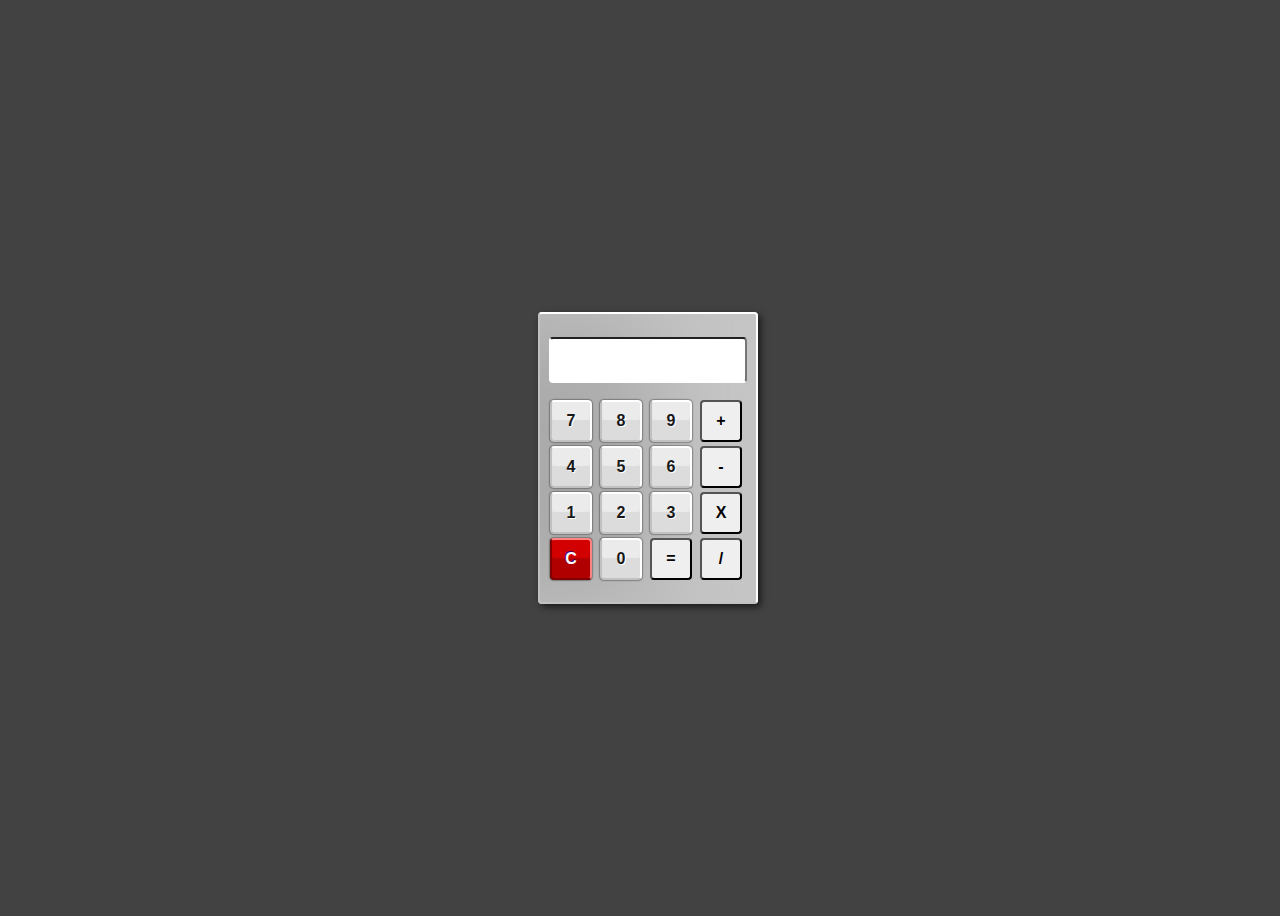
<file: Calculator/index.html>
<!DOCTYPE html>
<html lang="en">
<head>
    <meta charset="UTF-8">
    <meta name="viewport" content="width=device-width, initial-scale=1.0">
    <title>Calculator</title>
    <link rel="stylesheet" href="styles.css">
</head>
<body>
    <div class="container">
        <fieldset id="container">
            <form name="calculator">
                <input type="text" name="display" id="display" readonly>
                <input  class="button digits" type="button" value="7"
                onclick="calculator.display.value += '7'">
                <input  class="button digits" type="button" value="8"
                onclick="calculator.display.value += '8'">
                <input  class="button digits" type="button" value="9"
                onclick="calculator.display.value += '9'">
                <input class="button mathButton" type="button" value="+"
                onclick="calculator.display.value += '+'">
                <br>
                <input  class="button digits" type="button" value="4"
                onclick="calculator.display.value += '4'">
                <input  class="button digits" type="button" value="5"
                onclick="calculator.display.value += '5'">
                <input  class="button digits" type="button" value="6"
                onclick="calculator.display.value += '6'">
                <input class="button mathButton" type="button" value="-"
                onclick="calculator.display.value += '-'">
                <br>
                <input  class="button digits" type="button" value="1"
                onclick="calculator.display.value += '1'">
                <input  class="button digits" type="button" value="2"
                onclick="calculator.display.value += '2'">
                <input  class="button digits" type="button" value="3"
                onclick="calculator.display.value += '3'">
                <input class="button mathButton" type="button" value="X"
                onclick="calculator.display.value += '*'">
                <br>
             <input type="button" id="clearButton" class="button" value="C"
             onclick="calculator.display.value = ''">
             <input  class="button digits" type="button" value="0"
             onclick="calculator.display.value += '0'">
             <input class="button mathButton" type="button" value="="
             onclick="calculator.display.value = eval(calculator.display.value)">
             <input class="button mathButton" type="button" value="/"
             onclick="calculator.display.value += ' / '">

            </form>
        </fieldset>
    </div>
    <em></em>
</body>
</html>
</file>
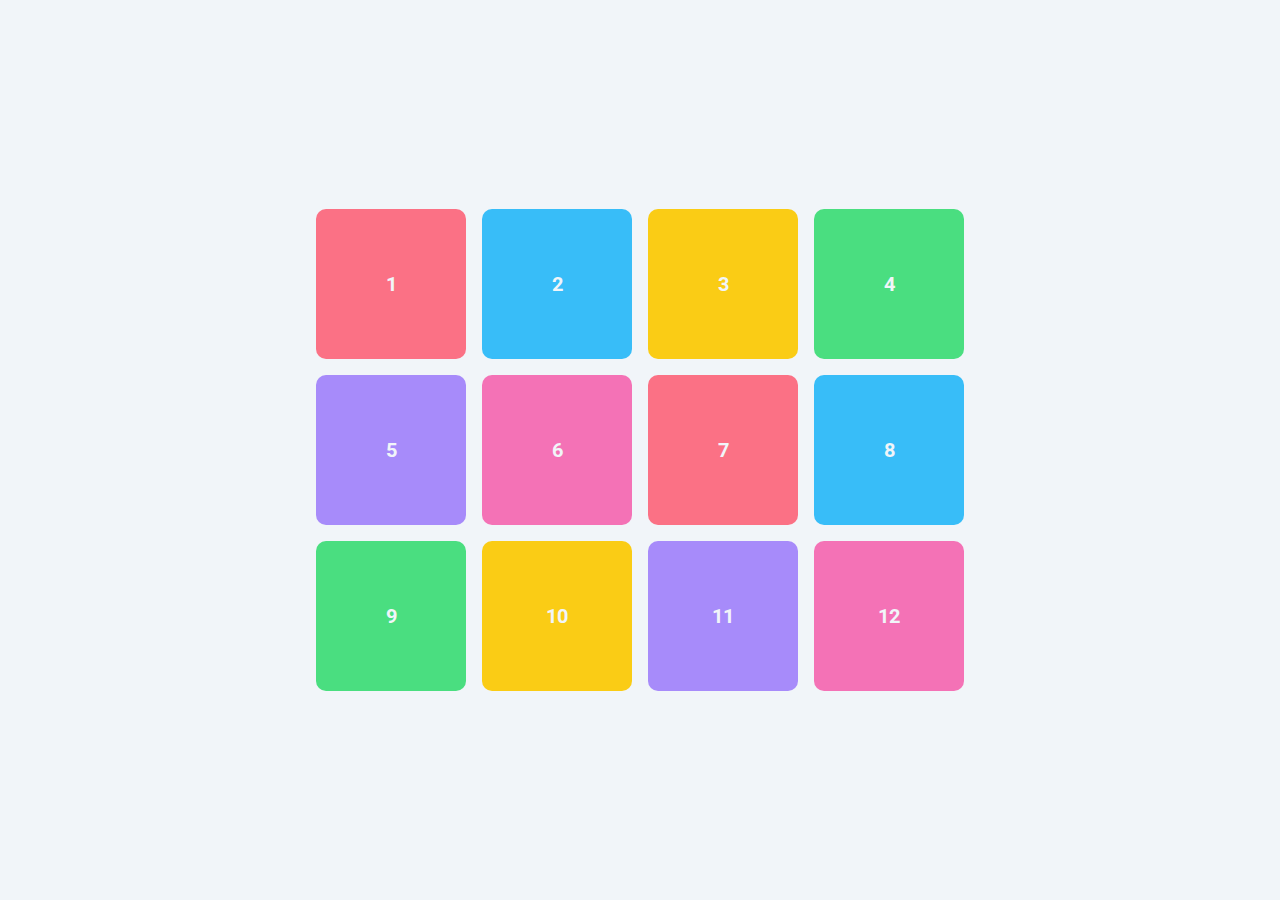
<file: CSS-Positioning/index.html>
<!DOCTYPE html>
<html lang="en">
  <head>
    <meta charset="UTF-8" />
    <meta http-equiv="X-UA-Compatible" content="IE=edge" />
    <meta name="viewport" content="width=device-width, initial-scale=1.0" />
    <link rel="stylesheet" href="base.css" />
    <link
      href="https://fonts.googleapis.com/css2?family=Roboto:wght@100;400;700&display=swap"
      rel="stylesheet"
    />
    <title>Positions</title>
  </head>
  <body>
    <section>
      <div class="container">
        <div class="item item-1">1</div>
        <div class="item item-2">2</div>
        <div class="item item-3">3</div>
        <div class="item item-4">4</div>
        <div class="item item-5">5</div>
        <div class="item item-6">6</div>
        <div class="item item-7">7</div>
        <div class="item item-8">8</div>
        <div class="item item-9">9</div>
        <div class="item item-10">10</div>
        <div class="item item-11">11</div>
        <div class="item item-12">12</div>
      </div>
    </section>
    <!-- <section>
      <h1>Hello, World!</h1>
    </section>
    <section>
      <h1>Hello, World!</h1>
    </section>
    <section>
      <h1>Hello, World!</h1>
    </section> -->
  </body>
</html>
</file>
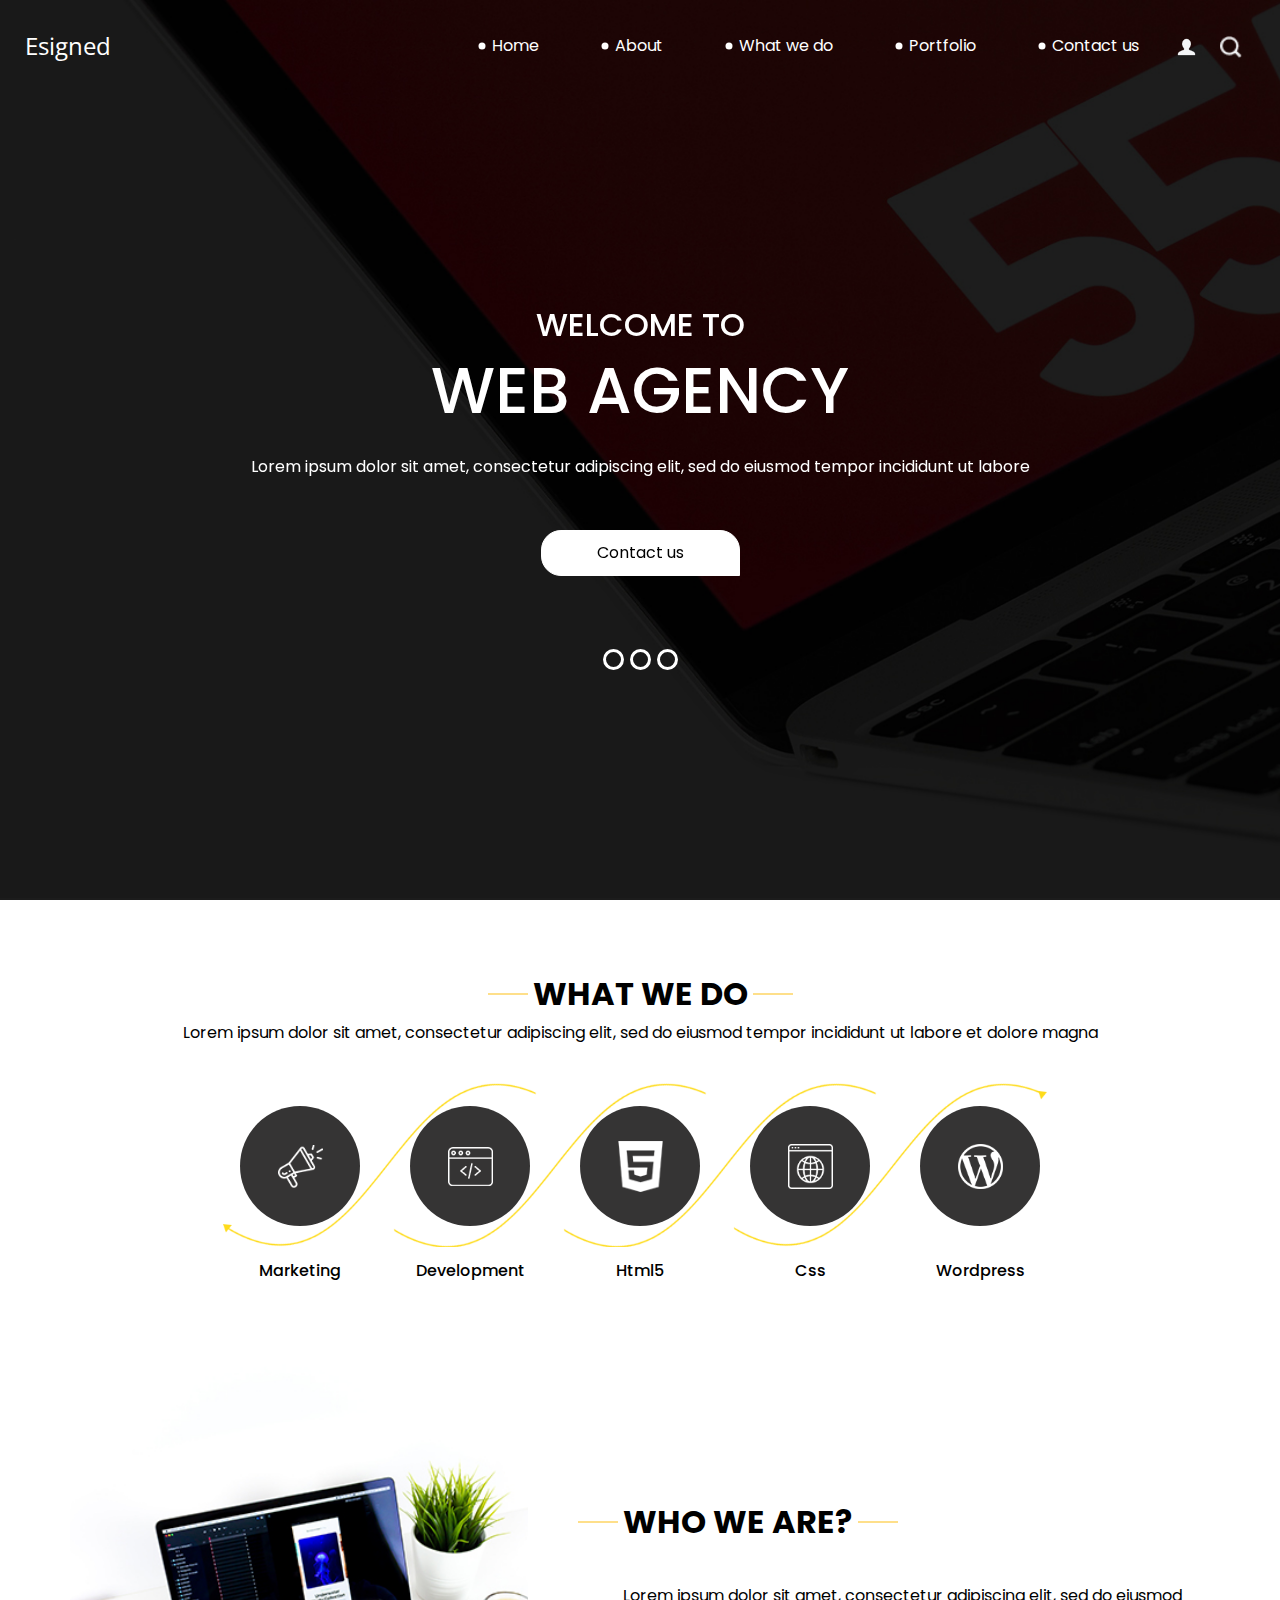
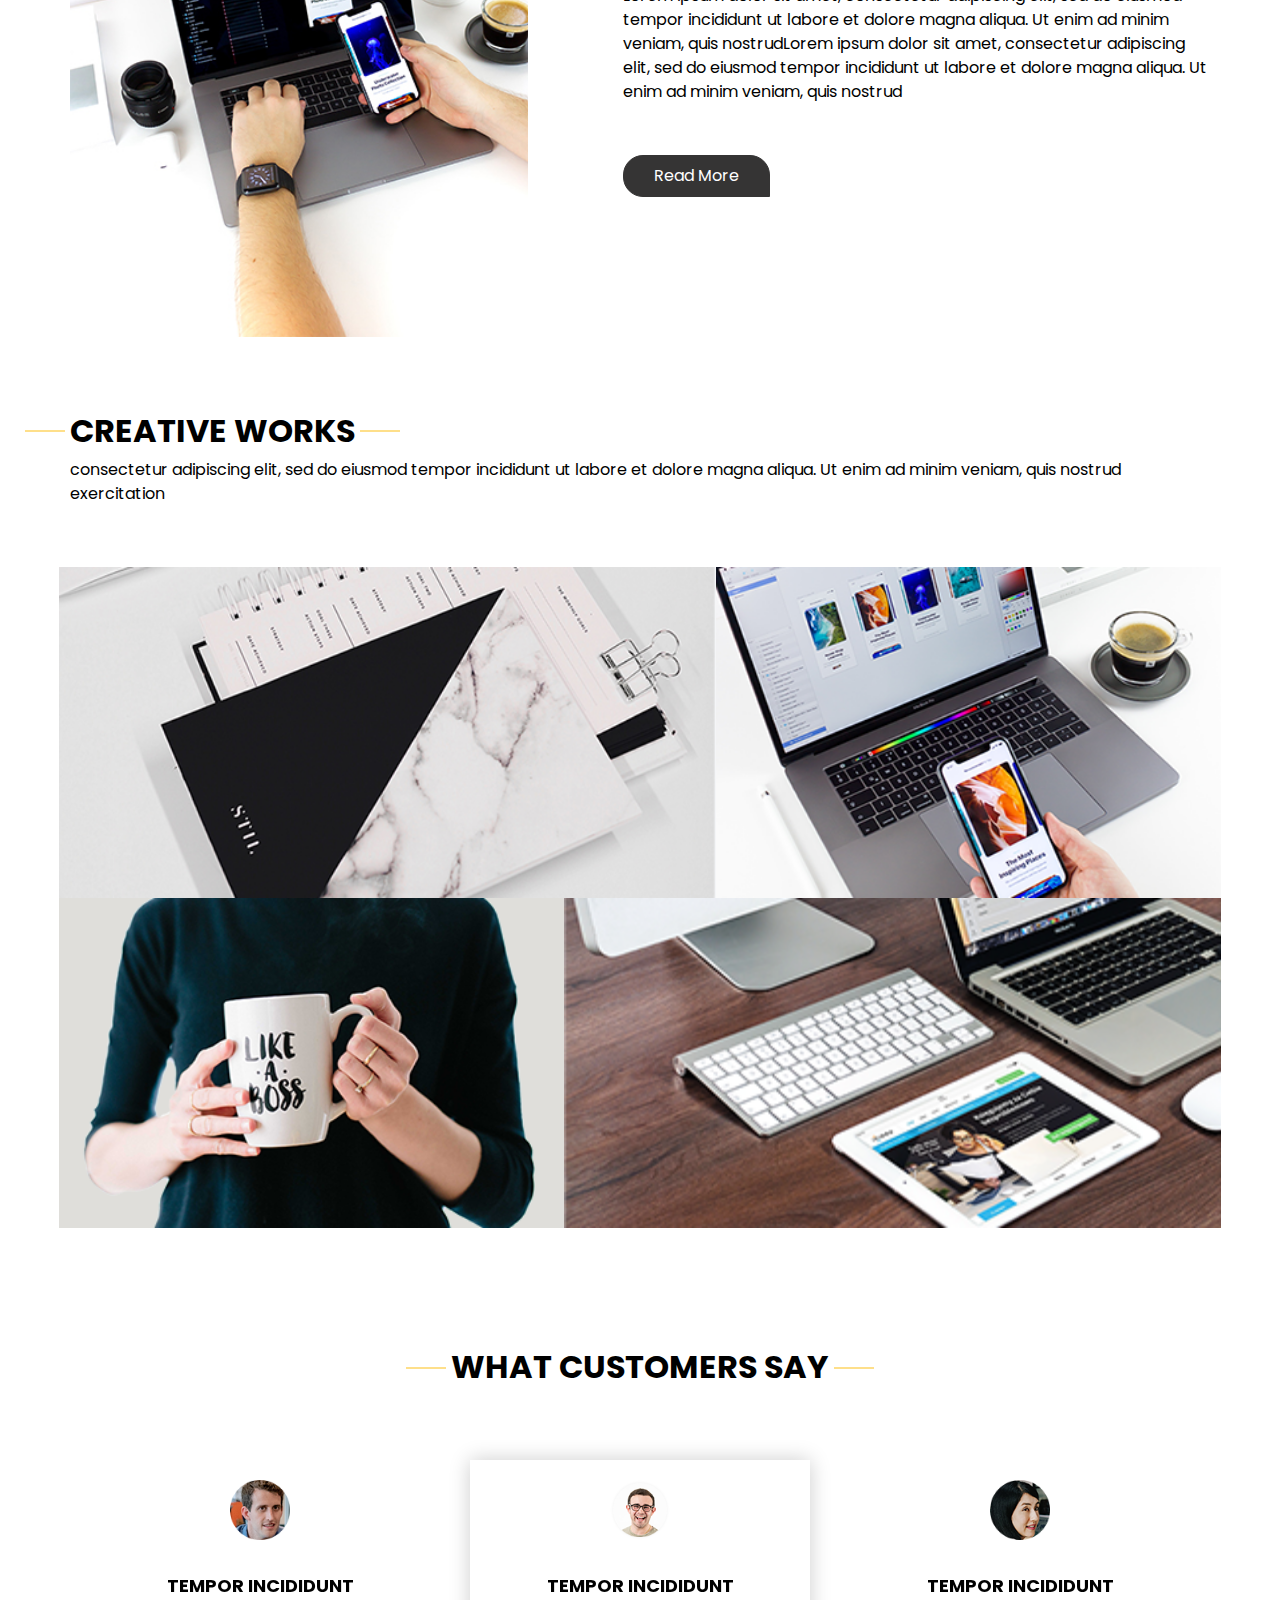
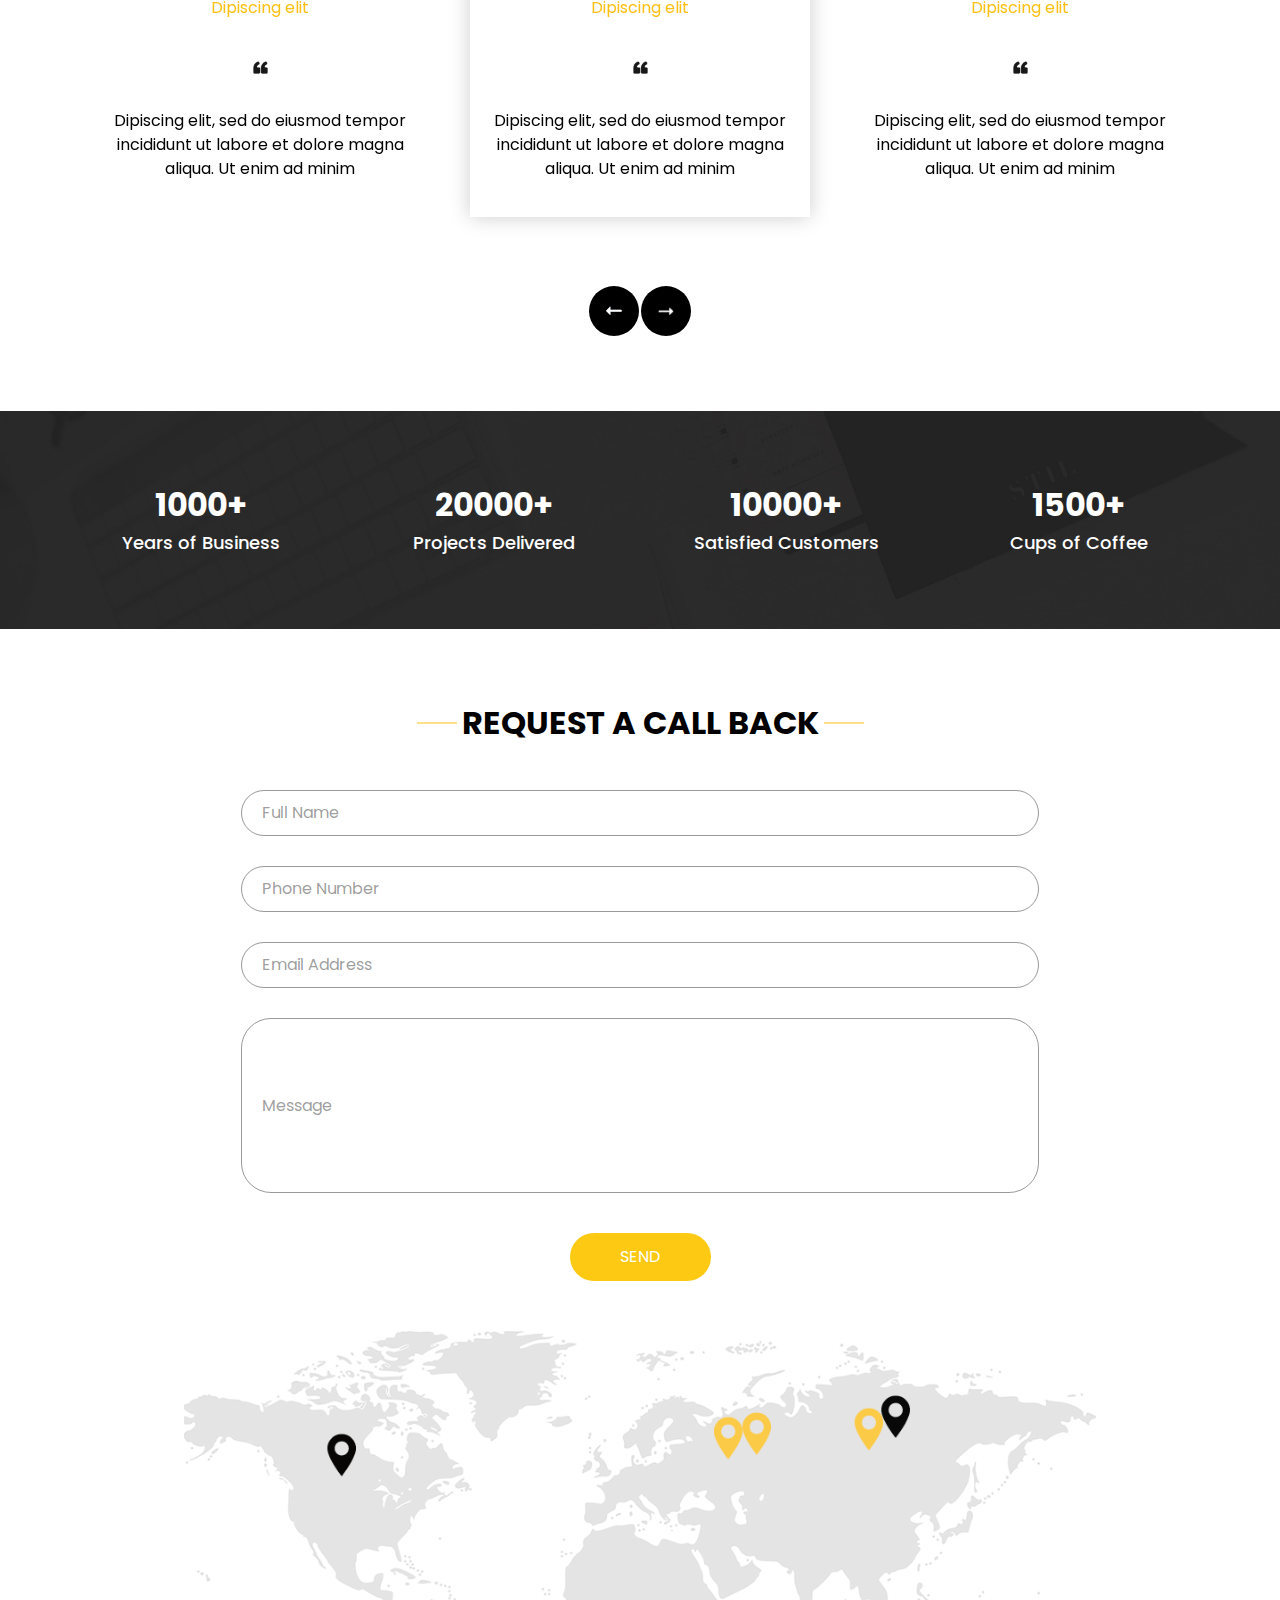
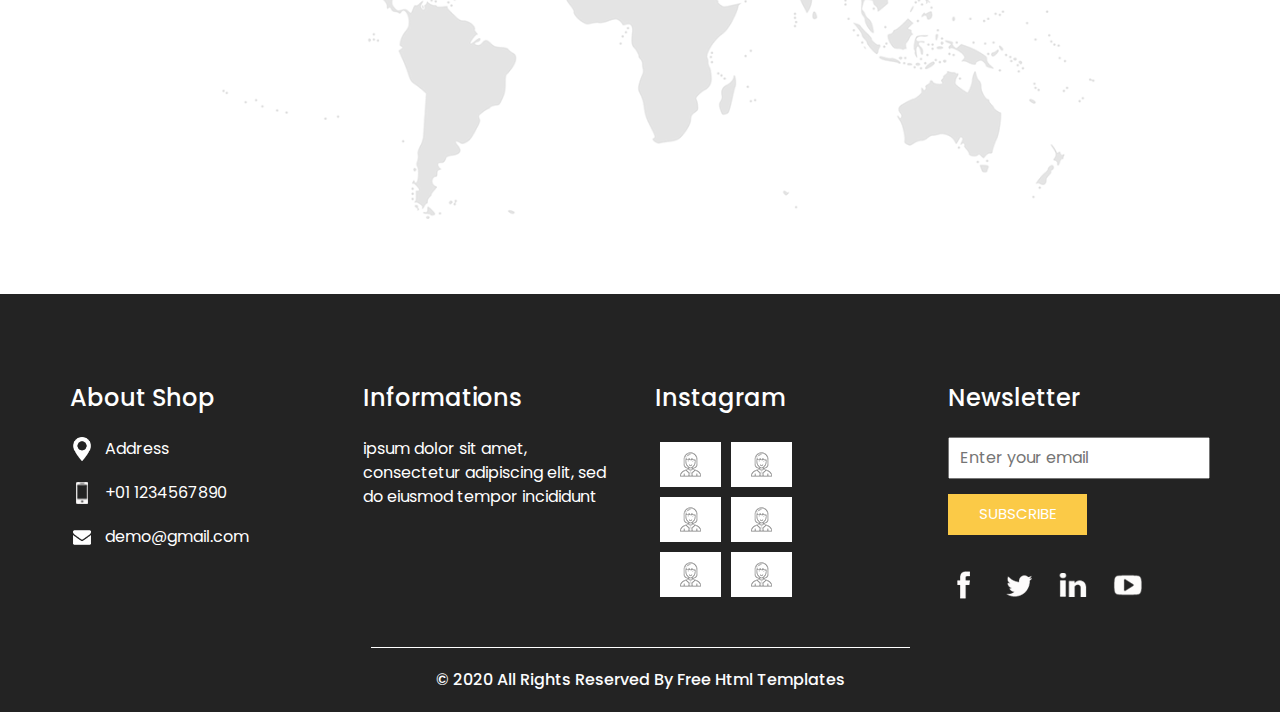
<file: esigned-html/index.html>
<!DOCTYPE html>
<html>

<head>
  <!-- Basic -->
  <meta charset="utf-8" />
  <meta http-equiv="X-UA-Compatible" content="IE=edge" />
  <!-- Mobile Metas -->
  <meta name="viewport" content="width=device-width, initial-scale=1, shrink-to-fit=no" />
  <!-- Site Metas -->
  <meta name="keywords" content="" />
  <meta name="description" content="" />
  <meta name="author" content="" />

  <title>Esigned</title>

  <!-- slider stylesheet -->
  <!-- slider stylesheet -->
  <link rel="stylesheet" type="text/css" href="https://cdnjs.cloudflare.com/ajax/libs/OwlCarousel2/2.3.4/assets/owl.carousel.min.css" />

  <!-- bootstrap core css -->
  <link rel="stylesheet" type="text/css" href="css/bootstrap.css" />

  <!-- fonts style -->
  <link href="https://fonts.googleapis.com/css?family=Open+Sans:400,700|Poppins:400,700&display=swap" rel="stylesheet">
  <!-- Custom styles for this template -->
  <link href="css/style.css" rel="stylesheet" />
  <!-- responsive style -->
  <link href="css/responsive.css" rel="stylesheet" />
</head>

<body>
  <div class="hero_area">
    <!-- header section strats -->
    <header class="header_section">
      <div class="container-fluid">
        <nav class="navbar navbar-expand-lg custom_nav-container pt-3">
          <a class="navbar-brand" href="index.html">
            <span>
              Esigned
            </span>
          </a>
          <button class="navbar-toggler" type="button" data-toggle="collapse" data-target="#navbarSupportedContent" aria-controls="navbarSupportedContent" aria-expanded="false" aria-label="Toggle navigation">
            <span class="navbar-toggler-icon"></span>
          </button>

          <div class="collapse navbar-collapse" id="navbarSupportedContent">
            <div class="d-flex ml-auto flex-column flex-lg-row align-items-center">
              <ul class="navbar-nav  ">
                <li class="nav-item active">
                  <a class="nav-link" href="index.html">Home <span class="sr-only">(current)</span></a>
                </li>
                <li class="nav-item">
                  <a class="nav-link" href="about.html"> About </a>
                </li>
                <li class="nav-item">
                  <a class="nav-link" href="do.html"> What we do </a>
                </li>
                <li class="nav-item">
                  <a class="nav-link" href="portfolio.html"> Portfolio </a>
                </li>
                <li class="nav-item">
                  <a class="nav-link" href="contact.html">Contact us</a>
                </li>
              </ul>
              <div class="user_option">
                <a href="">
                  <img src="images/user.png" alt="">
                </a>
                <form class="form-inline my-2 my-lg-0 ml-0 ml-lg-4 mb-3 mb-lg-0">
                  <button class="btn  my-2 my-sm-0 nav_search-btn" type="submit"></button>
                </form>
              </div>
            </div>
          </div>
        </nav>
      </div>
    </header>
    <!-- end header section -->
    <!-- slider section -->
    <section class=" slider_section position-relative">
      <div class="container">
        <div id="carouselExampleIndicators" class="carousel slide" data-ride="carousel">
          <ol class="carousel-indicators">
            <li data-target="#carouselExampleIndicators" data-slide-to="0" class="active"></li>
            <li data-target="#carouselExampleIndicators" data-slide-to="1"></li>
            <li data-target="#carouselExampleIndicators" data-slide-to="2"></li>
          </ol>
          <div class="carousel-inner">
            <div class="carousel-item active">
              <div class="row">
                <div class="col">
                  <div class="detail-box">
                    <div>
                      <h2>
                        welcome to

                      </h2>
                      <h1>
                        web agency
                      </h1>
                      <p>
                        Lorem ipsum dolor sit amet, consectetur adipiscing elit, sed do eiusmod tempor incididunt ut
                        labore
                      </p>
                      <div class="">
                        <a href="">
                          Contact us
                        </a>
                      </div>
                    </div>
                  </div>
                </div>
              </div>
            </div>
            <div class="carousel-item">
              <div class="row">
                <div class="col">
                  <div class="detail-box">
                    <div>
                      <h2>
                        welcome to

                      </h2>
                      <h1>
                        web agency
                      </h1>
                      <p>
                        Lorem ipsum dolor sit amet, consectetur adipiscing elit, sed do eiusmod tempor incididunt ut
                        labore
                      </p>
                      <div class="">
                        <a href="">
                          Contact us
                        </a>
                      </div>
                    </div>
                  </div>
                </div>
              </div>
            </div>
            <div class="carousel-item">
              <div class="row">
                <div class="col">
                  <div class="detail-box">
                    <div>
                      <h2>
                        welcome to

                      </h2>
                      <h1>
                        web agency
                      </h1>
                      <p>
                        Lorem ipsum dolor sit amet, consectetur adipiscing elit, sed do eiusmod tempor incididunt ut
                        labore
                      </p>
                      <div class="">
                        <a href="">
                          Contact us
                        </a>
                      </div>
                    </div>
                  </div>
                </div>
              </div>
            </div>
          </div>
        </div>

      </div>
    </section>
    <!-- end slider section -->
  </div>

  <!-- do section -->

  <section class="do_section layout_padding">
    <div class="container">
      <div class="heading_container">
        <h2>
          What we do
        </h2>
        <p>
          Lorem ipsum dolor sit amet, consectetur adipiscing elit, sed do eiusmod tempor incididunt ut labore et dolore
          magna
        </p>
      </div>
      <div class="do_container">
        <div class="box arrow-start arrow_bg">
          <div class="img-box">
            <img src="images/d-1.png" alt="">
          </div>
          <div class="detail-box">
            <h6>
              Marketing
            </h6>
          </div>
        </div>
        <div class="box arrow-middle arrow_bg">
          <div class="img-box">
            <img src="images/d-2.png" alt="">
          </div>
          <div class="detail-box">
            <h6>
              Development
            </h6>
          </div>
        </div>
        <div class="box arrow-middle arrow_bg">
          <div class="img-box">
            <img src="images/d-3.png" alt="">
          </div>
          <div class="detail-box">
            <h6>
              Html5
            </h6>
          </div>
        </div>
        <div class="box arrow-end arrow_bg">
          <div class="img-box">
            <img src="images/d-4.png" alt="">
          </div>
          <div class="detail-box">
            <h6>
              Css
            </h6>
          </div>
        </div>
        <div class="box ">
          <div class="img-box">
            <img src="images/d-5.png" alt="">
          </div>
          <div class="detail-box">
            <h6>
              Wordpress
            </h6>
          </div>
        </div>
      </div>
    </div>
  </section>

  <!-- end do section -->

  <!-- who section -->

  <section class="who_section ">
    <div class="container">
      <div class="row">
        <div class="col-md-5">
          <div class="img-box">
            <img src="images/who-img.jpg" alt="">
          </div>
        </div>
        <div class="col-md-7">
          <div class="detail-box">
            <div class="heading_container">
              <h2>
                WHO WE ARE?
              </h2>
            </div>
            <p>
              Lorem ipsum dolor sit amet, consectetur adipiscing elit, sed do eiusmod tempor incididunt ut labore et
              dolore magna aliqua. Ut enim ad minim veniam, quis nostrudLorem ipsum dolor sit amet, consectetur
              adipiscing elit, sed do eiusmod tempor incididunt ut labore et dolore magna aliqua. Ut enim ad minim
              veniam, quis nostrud
            </p>
            <div>
              <a href="">
                Read More
              </a>
            </div>
          </div>
        </div>
      </div>
    </div>
  </section>

  <!-- end who section -->


  <!-- work section -->
  <section class="work_section layout_padding">
    <div class="container">
      <div class="heading_container">
        <h2>
          CREATIVE WORKS
        </h2>
        <p>
          consectetur adipiscing elit, sed do eiusmod tempor incididunt ut labore et dolore magna aliqua. Ut enim ad
          minim veniam, quis nostrud exercitation
        </p>
      </div>
      <div class="work_container layout_padding2">
        <div class="box b-1">
          <img src="images/w-1.png" alt="">
        </div>
        <div class="box b-2">
          <img src="images/w-2.png" alt="">

        </div>
        <div class="box b-3">
          <img src="images/w-3.png" alt="">

        </div>
        <div class="box b-4">
          <img src="images/w-4.png" alt="">

        </div>
      </div>
    </div>
  </section>

  <!-- end work section -->

  <!-- client section -->
  <section class="client_section">
    <div class="container">
      <div class="heading_container">
        <h2>
          WHAT CUSTOMERS SAY
        </h2>
      </div>
      <div class="carousel-wrap ">
        <div class="owl-carousel">
          <div class="item">
            <div class="box">
              <div class="img-box">
                <img src="images/c-1.png" alt="">
              </div>
              <div class="detail-box">
                <h5>
                  Tempor incididunt <br>
                  <span>
                    Dipiscing elit
                  </span>
                </h5>
                <img src="images/quote.png" alt="">
                <p>
                  Dipiscing elit, sed do eiusmod tempor incididunt ut labore et dolore magna aliqua. Ut enim ad minim
                </p>
              </div>
            </div>
          </div>
          <div class="item">
            <div class="box">
              <div class="img-box">
                <img src="images/c-2.png" alt="">
              </div>
              <div class="detail-box">
                <h5>
                  Tempor incididunt <br>
                  <span>
                    Dipiscing elit
                  </span>
                </h5>
                <img src="images/quote.png" alt="">
                <p>
                  Dipiscing elit, sed do eiusmod tempor incididunt ut labore et dolore magna aliqua. Ut enim ad minim
                </p>
              </div>
            </div>
          </div>
          <div class="item">
            <div class="box">
              <div class="img-box">
                <img src="images/c-3.png" alt="">
              </div>
              <div class="detail-box">
                <h5>
                  Tempor incididunt <br>
                  <span>
                    Dipiscing elit
                  </span>
                </h5>
                <img src="images/quote.png" alt="">
                <p>
                  Dipiscing elit, sed do eiusmod tempor incididunt ut labore et dolore magna aliqua. Ut enim ad minim
                </p>
              </div>
            </div>
          </div>
        </div>
      </div>
    </div>
  </section>

  <!-- end client section -->

  <!-- target section -->
  <section class="target_section layout_padding2">
    <div class="container">
      <div class="row">
        <div class="col-md-3 col-sm-6">
          <div class="detail-box">
            <h2>
              1000+
            </h2>
            <h5>
              Years of Business
            </h5>
          </div>
        </div>
        <div class="col-md-3 col-sm-6">
          <div class="detail-box">
            <h2>
              20000+
            </h2>
            <h5>
              Projects Delivered
            </h5>
          </div>
        </div>
        <div class="col-md-3 col-sm-6">
          <div class="detail-box">
            <h2>
              10000+
            </h2>
            <h5>
              Satisfied Customers
            </h5>
          </div>
        </div>
        <div class="col-md-3 col-sm-6">
          <div class="detail-box">
            <h2>
              1500+
            </h2>
            <h5>
              Cups of Coffee
            </h5>
          </div>
        </div>
      </div>
    </div>
  </section>

  <!-- end target section -->


  <!-- contact section -->

  <section class="contact_section layout_padding">
    <div class="container">

      <div class="heading_container">
        <h2>
          Request A Call Back
        </h2>
      </div>
      <div class="">
        <div class="">
          <div class="row">
            <div class="col-md-9 mx-auto">
              <div class="contact-form">
                <form action="">
                  <div>
                    <input type="text" placeholder="Full Name ">
                  </div>
                  <div>
                    <input type="text" placeholder="Phone Number">
                  </div>
                  <div>
                    <input type="email" placeholder="Email Address">
                  </div>
                  <div>
                    <input type="text" placeholder="Message" class="input_message">
                  </div>
                  <div class="d-flex justify-content-center">
                    <button type="submit" class="btn_on-hover">
                      Send
                    </button>
                  </div>
                </form>
              </div>
            </div>
          </div>
        </div>
      </div>
      <div class="map_img-box">
        <img src="images/map-img.png" alt="">
      </div>
    </div>
  </section>


  <!-- end contact section -->


  <!-- info section -->
  <section class="info_section ">
    <div class="container">
      <div class="row">
        <div class="col-md-3">
          <div class="info_contact">
            <h5>
              About Shop
            </h5>
            <div>
              <div class="img-box">
                <img src="images/location-white.png" width="18px" alt="">
              </div>
              <p>
                Address
              </p>
            </div>
            <div>
              <div class="img-box">
                <img src="images/telephone-white.png" width="12px" alt="">
              </div>
              <p>
                +01 1234567890
              </p>
            </div>
            <div>
              <div class="img-box">
                <img src="images/envelope-white.png" width="18px" alt="">
              </div>
              <p>
                demo@gmail.com
              </p>
            </div>
          </div>
        </div>
        <div class="col-md-3">
          <div class="info_info">
            <h5>
              Informations
            </h5>
            <p>
              ipsum dolor sit amet, consectetur adipiscing elit, sed do eiusmod tempor incididunt
            </p>
          </div>
        </div>

        <div class="col-md-3">
          <div class="info_insta">
            <h5>
              Instagram
            </h5>
            <div class="insta_container">
              <div>
                <a href="">
                  <div class="insta-box b-1">
                    <img src="images/insta.png" alt="">
                  </div>
                </a>
                <a href="">
                  <div class="insta-box b-2">
                    <img src="images/insta.png" alt="">
                  </div>
                </a>
              </div>

              <div>
                <a href="">
                  <div class="insta-box b-3">
                    <img src="images/insta.png" alt="">
                  </div>
                </a>
                <a href="">
                  <div class="insta-box b-4">
                    <img src="images/insta.png" alt="">
                  </div>
                </a>
              </div>
              <div>
                <a href="">
                  <div class="insta-box b-3">
                    <img src="images/insta.png" alt="">
                  </div>
                </a>
                <a href="">
                  <div class="insta-box b-4">
                    <img src="images/insta.png" alt="">
                  </div>
                </a>
              </div>
            </div>
          </div>
        </div>
        <div class="col-md-3">
          <div class="info_form ">
            <h5>
              Newsletter
            </h5>
            <form action="">
              <input type="email" placeholder="Enter your email">
              <button>
                Subscribe
              </button>
            </form>
            <div class="social_box">
              <a href="">
                <img src="images/fb.png" alt="">
              </a>
              <a href="">
                <img src="images/twitter.png" alt="">
              </a>
              <a href="">
                <img src="images/linkedin.png" alt="">
              </a>
              <a href="">
                <img src="images/youtube.png" alt="">
              </a>
            </div>
          </div>
        </div>
      </div>
    </div>
  </section>

  <!-- end info_section -->


  <!-- footer section -->
  <section class="container-fluid footer_section">
    <p>
      &copy; 2020 All Rights Reserved By
      <a href="https://html.design/">Free Html Templates</a>
    </p>
  </section>
  <!-- footer section -->

  <script type="text/javascript" src="js/jquery-3.4.1.min.js"></script>
  <script type="text/javascript" src="js/bootstrap.js"></script>
  <script type="text/javascript" src="https://cdnjs.cloudflare.com/ajax/libs/OwlCarousel2/2.3.4/owl.carousel.min.js">
  </script>
  <!-- owl carousel script 
    -->
  <script type="text/javascript">
    $(".owl-carousel").owlCarousel({
      loop: true,
      margin: 0,
      navText: [],
      center: true,
      autoplay: true,
      autoplayHoverPause: true,
      responsive: {
        0: {
          items: 1
        },
        1000: {
          items: 3
        }
      }
    });
  </script>
  <!-- end owl carousel script -->

</body>

</html>
</file>
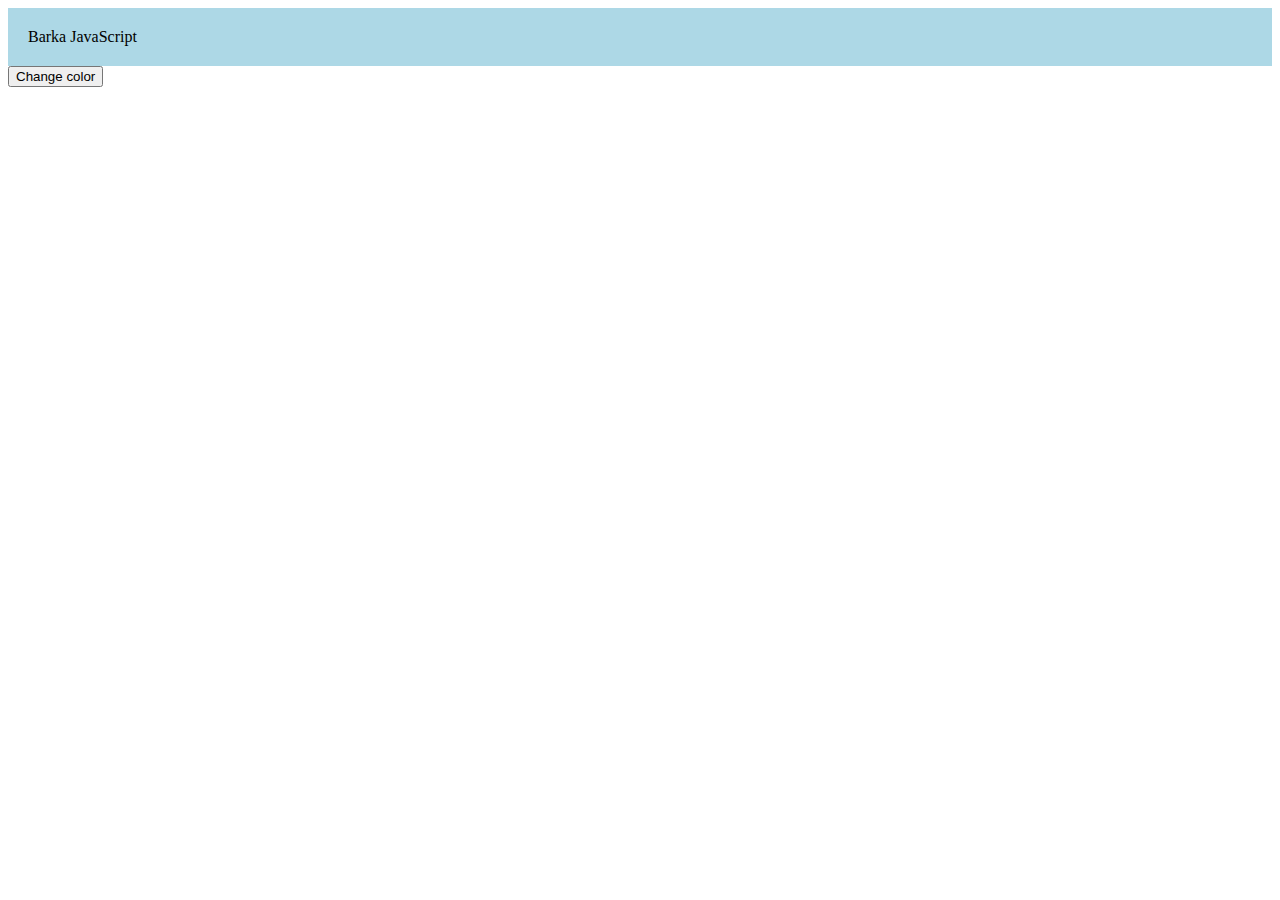
<file: Java Script/index.html>
<!DOCTYPE html>
<html lang="en">
<head>
    <meta charset="UTF-8">
    <meta name="viewport" content="width=device-width, initial-scale=1.0">
    <title>Java Script</title>
    <link rel="stylesheet" href="styles.css">
</head>
<body>
    <div id="mydiv"> Barka JavaScript</div>
    <button onclick="changecolor()">Change color</button>
    <script src="index.js"></script>
</body>
</html>
</file>
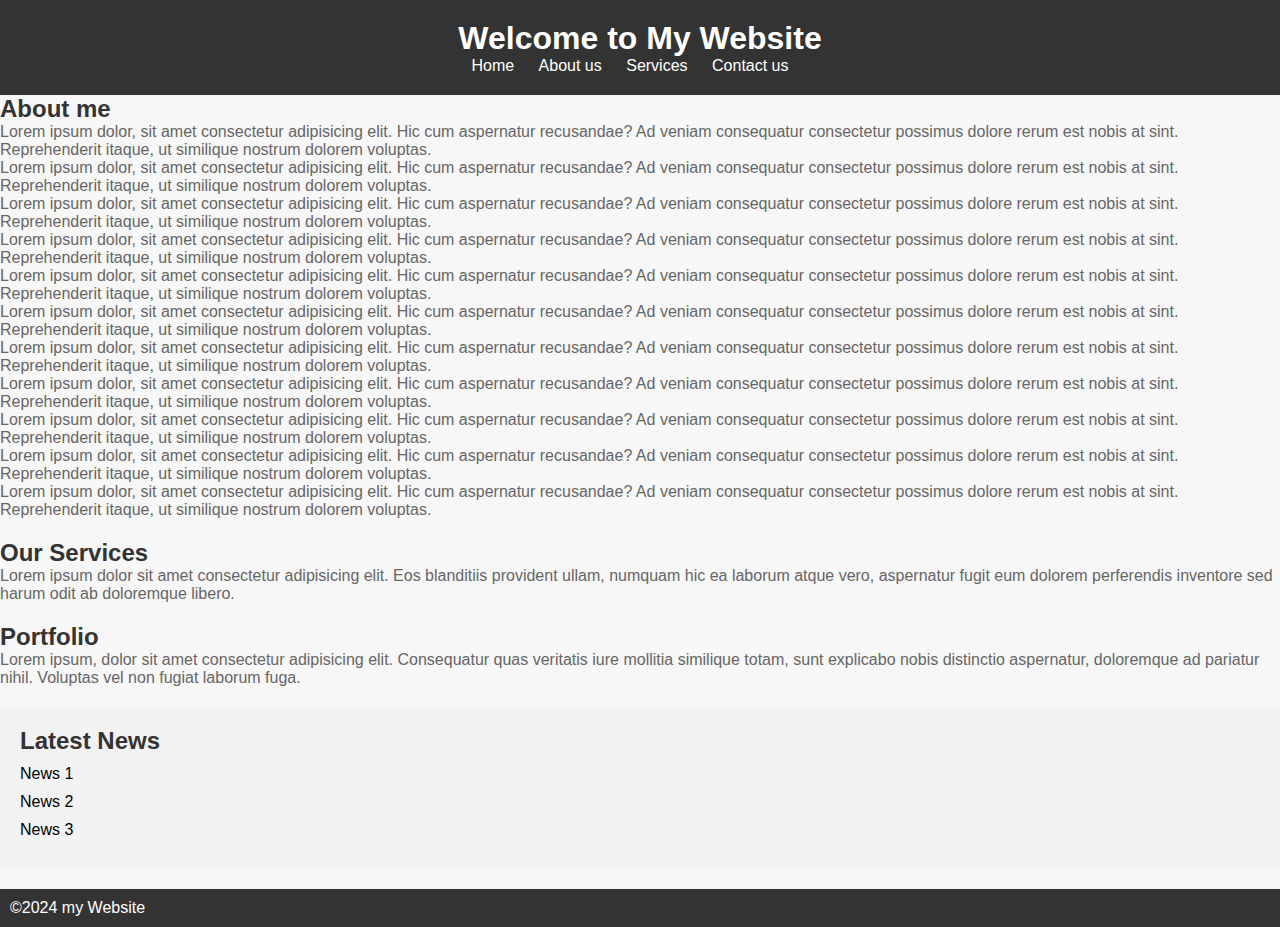
<file: Layout/index.html>
<!DOCTYPE html>
<html lang="en">
<head>
    <meta charset="UTF-8">
    <meta name="viewport" content="width=device-width, initial-scale=1.0">
    <title>HTML CSS Layout</title>
    <link rel="stylesheet" href="styles.css">
</head>
<body>
    <header>
        <h1>Welcome to My Website</h1>
        <nav>
            <ul>
                <li><a href="">Home</a></li>
                <li><a href="">About us</a></li>
                <li> <a href="">Services</a></li>
                <li><a href="">Contact us</a></li>
            </ul>
        </nav>
    </header>
    <div class="container">
        <div class="content">
            <section>
                <h2>About me</h2>
                <p>Lorem ipsum dolor, sit amet consectetur adipisicing elit. Hic cum aspernatur recusandae? Ad veniam consequatur consectetur possimus dolore rerum est nobis at sint. Reprehenderit itaque, ut similique nostrum dolorem voluptas.</p>
                <p>Lorem ipsum dolor, sit amet consectetur adipisicing elit. Hic cum aspernatur recusandae? Ad veniam consequatur consectetur possimus dolore rerum est nobis at sint. Reprehenderit itaque, ut similique nostrum dolorem voluptas.</p>
                <p>Lorem ipsum dolor, sit amet consectetur adipisicing elit. Hic cum aspernatur recusandae? Ad veniam consequatur consectetur possimus dolore rerum est nobis at sint. Reprehenderit itaque, ut similique nostrum dolorem voluptas.</p>
                <p>Lorem ipsum dolor, sit amet consectetur adipisicing elit. Hic cum aspernatur recusandae? Ad veniam consequatur consectetur possimus dolore rerum est nobis at sint. Reprehenderit itaque, ut similique nostrum dolorem voluptas.</p>
                <p>Lorem ipsum dolor, sit amet consectetur adipisicing elit. Hic cum aspernatur recusandae? Ad veniam consequatur consectetur possimus dolore rerum est nobis at sint. Reprehenderit itaque, ut similique nostrum dolorem voluptas.</p>
                <p>Lorem ipsum dolor, sit amet consectetur adipisicing elit. Hic cum aspernatur recusandae? Ad veniam consequatur consectetur possimus dolore rerum est nobis at sint. Reprehenderit itaque, ut similique nostrum dolorem voluptas.</p>
                <p>Lorem ipsum dolor, sit amet consectetur adipisicing elit. Hic cum aspernatur recusandae? Ad veniam consequatur consectetur possimus dolore rerum est nobis at sint. Reprehenderit itaque, ut similique nostrum dolorem voluptas.</p>
                <p>Lorem ipsum dolor, sit amet consectetur adipisicing elit. Hic cum aspernatur recusandae? Ad veniam consequatur consectetur possimus dolore rerum est nobis at sint. Reprehenderit itaque, ut similique nostrum dolorem voluptas.</p>
                <p>Lorem ipsum dolor, sit amet consectetur adipisicing elit. Hic cum aspernatur recusandae? Ad veniam consequatur consectetur possimus dolore rerum est nobis at sint. Reprehenderit itaque, ut similique nostrum dolorem voluptas.</p>
                <p>Lorem ipsum dolor, sit amet consectetur adipisicing elit. Hic cum aspernatur recusandae? Ad veniam consequatur consectetur possimus dolore rerum est nobis at sint. Reprehenderit itaque, ut similique nostrum dolorem voluptas.</p>
                <p>Lorem ipsum dolor, sit amet consectetur adipisicing elit. Hic cum aspernatur recusandae? Ad veniam consequatur consectetur possimus dolore rerum est nobis at sint. Reprehenderit itaque, ut similique nostrum dolorem voluptas.</p>
            </section>
            <section>
                <h2>Our  Services</h2>
                <p>Lorem ipsum dolor sit amet consectetur adipisicing elit. Eos blanditiis provident ullam, numquam hic ea laborum atque vero, aspernatur fugit eum dolorem perferendis inventore sed harum odit ab doloremque libero.</p>

            </section>
            <section>
                <h2>Portfolio</h2>
                <p>Lorem ipsum, dolor sit amet consectetur adipisicing elit. Consequatur quas veritatis iure mollitia similique totam, sunt explicabo nobis distinctio aspernatur, doloremque ad pariatur nihil. Voluptas vel non fugiat laborum fuga.</p>

            </section>
        </div>
        <aside class="sidebar">
            <h2>Latest News</h2>
            <ul>
                <li>News 1</li>
                <li>News 2</li>
                <li>News 3</li>
            </ul>
        </aside>
    </div>
    <footer>
        <p>&copy;2024 my Website</p>
    </footer>
</body>
</html>
</file>
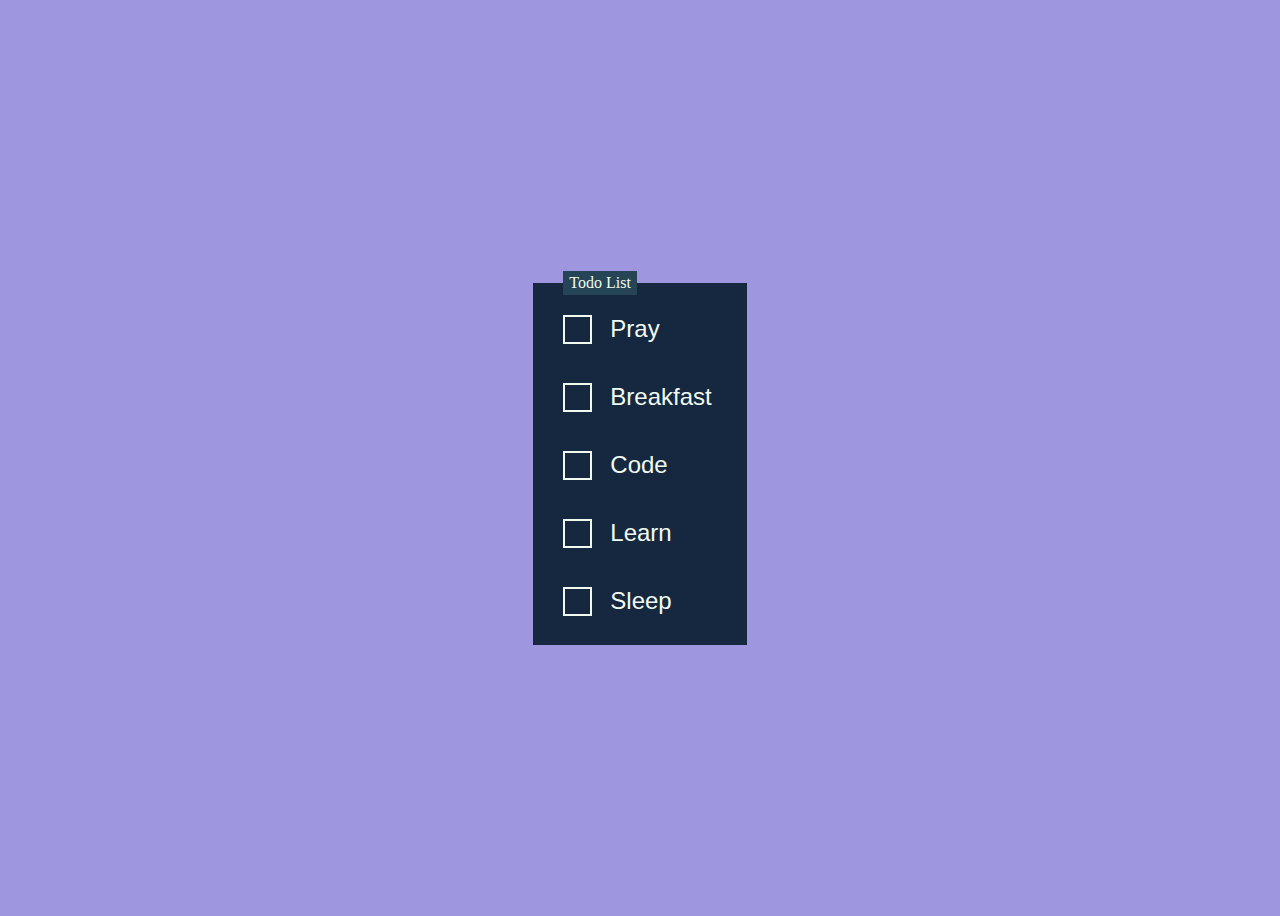
<file: ToDoList/index.html>
<!DOCTYPE html>
<html lang="en">
<head>
    <meta charset="UTF-8">
    <meta name="viewport" content="width=device-width, initial-scale=1.0">
    <title>ToDo List</title>
    <link rel="stylesheet" href="styles.css">
</head>
<body>
    <form>
        <!-- Fieldset tag  is used to group related elements together -->
        <fieldset class="todo-list">
            <!--Legen/Title for the Todo List App-->
            <legend class="todo-list__title">Todo List
            </legend>
            <!-- Each todo item is represent by a lable -->
            <label class="todo-list__label">
                <input type="checkbox" name="" id=""/>
                <i class="check"></i>
                <!--Item name-->
                <span>Pray</span>
            </label>
            <label class="todo-list__label">
                <input type="checkbox" name="" id=""/>
                <i class="check"></i>
                <!--Item name-->
                <span>Breakfast</span>
            </label>
            <label class="todo-list__label">
                <input type="checkbox" name="" id=""/>
                <i class="check"></i>
                <!--Item name-->
                <span>Code</span>
            </label>
            <label class="todo-list__label">
                <input type="checkbox" name="" id=""/>
                <i class="check"></i>
                <!--Item name-->
                <span>Learn</span>
            </label>
            <label class="todo-list__label">
                <input type="checkbox" name="" id=""/>
                <i class="check"></i>
                <!--Item name-->
                <span>Sleep</span>
            </label>
        </fieldset>
    </form>
</body>
</html>
</file>
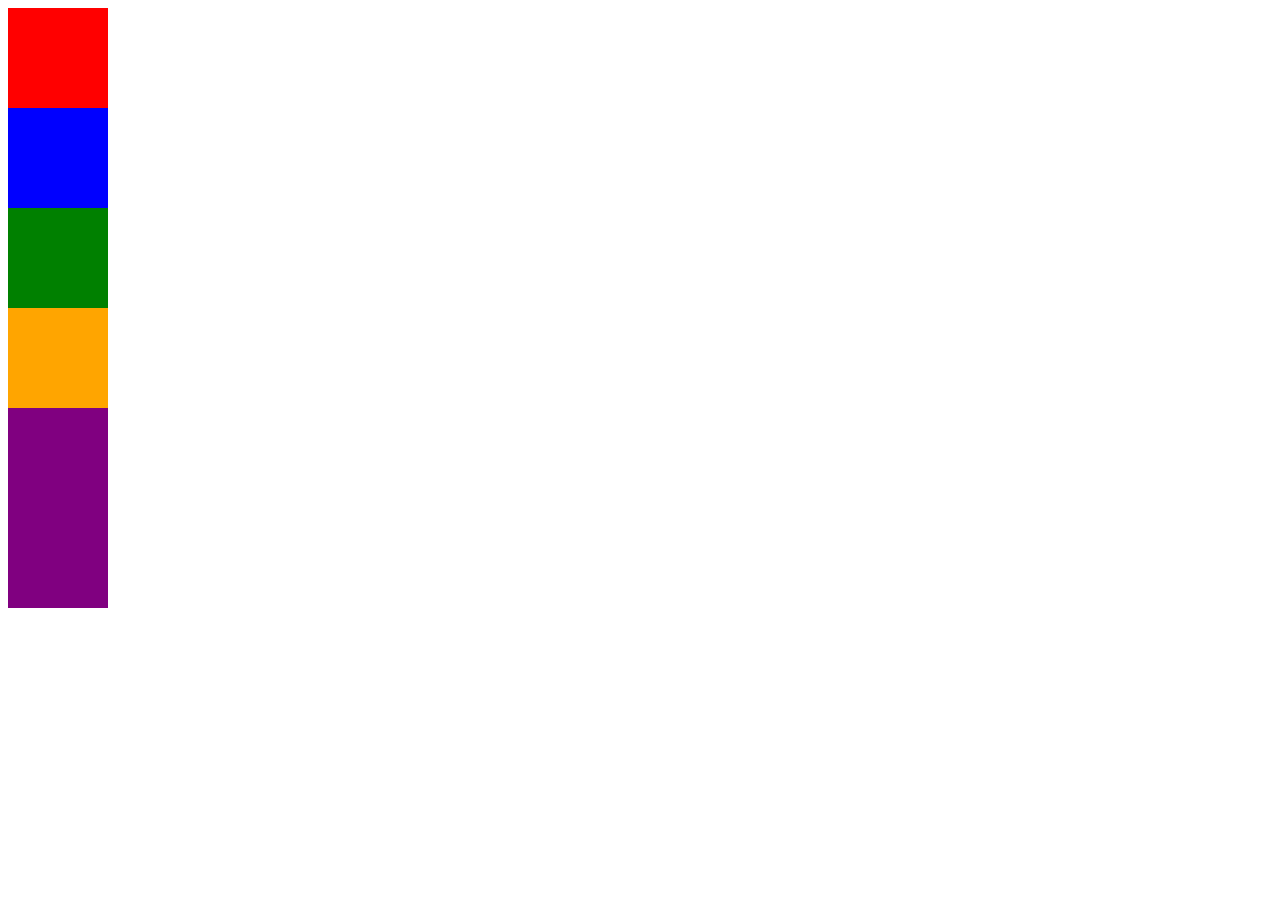
<file: Transition and Animation/index.html>
<!DOCTYPE html>
<html lang="en">
<head>
    <meta charset="UTF-8">
    <meta name="viewport" content="width=device-width, initial-scale=1.0">
    <title>CSS Transition Example</title>
    <link rel="stylesheet" href="styles.css">
</head>
<body>

<div class="box1"></div>
<div class="box2"></div>
<div class="box3"></div>
<div class="box4"></div>
<div class="box5"></div>
<div class="box6"></div>

</body>
</html>
</file>
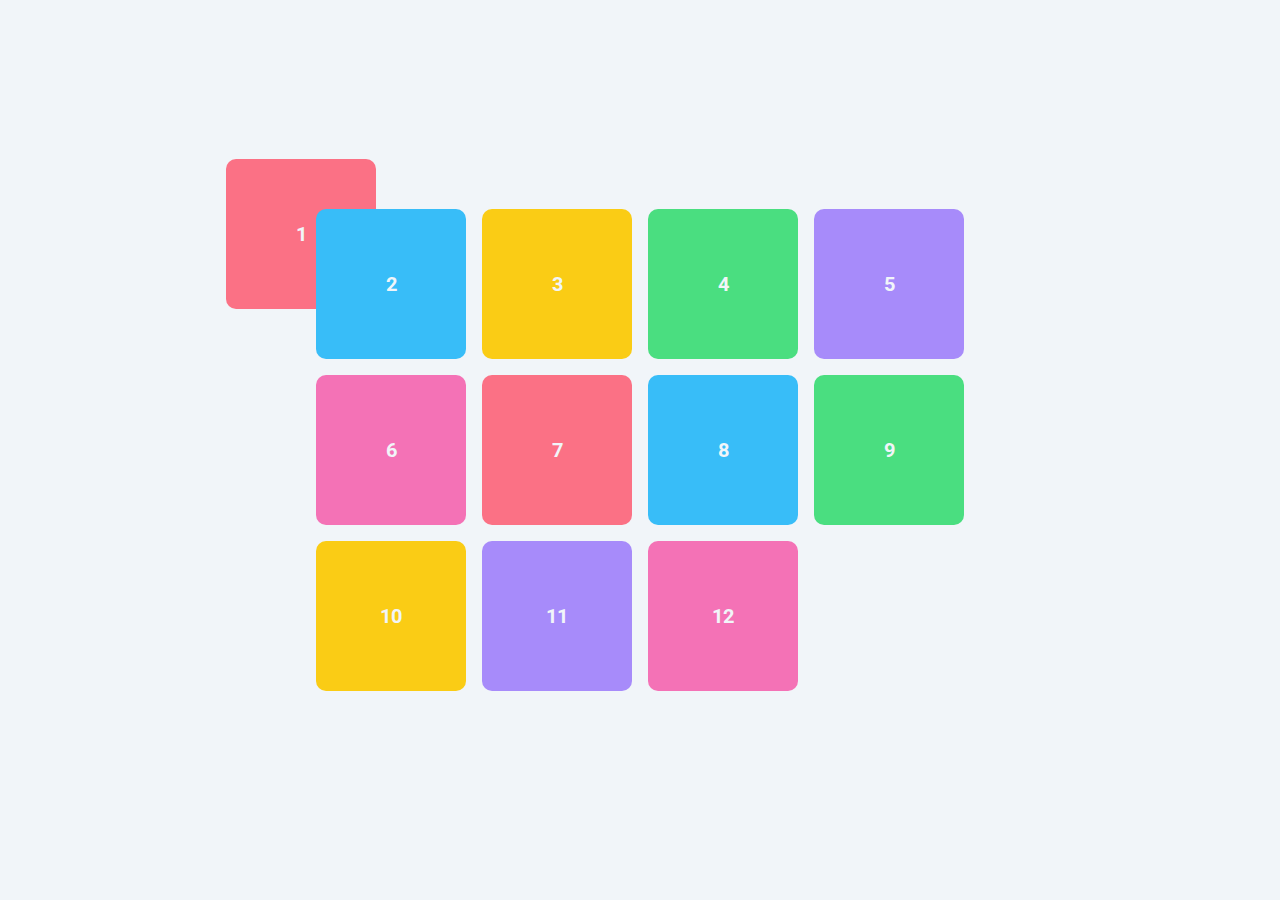
<file: CSS-Positioning/absolute/index.html>
<!DOCTYPE html>
<html lang="en">
  <head>
    <meta charset="UTF-8" />
    <meta http-equiv="X-UA-Compatible" content="IE=edge" />
    <meta name="viewport" content="width=device-width, initial-scale=1.0" />
    <link rel="stylesheet" href="../base.css" />
    <link rel="stylesheet" href="absolute.css" />
    <link
      href="https://fonts.googleapis.com/css2?family=Roboto:wght@100;400;700&display=swap"
      rel="stylesheet"
    />
    <title>Positions</title>
  </head>
  <body>
    <section>
      <div class="container">
        <div class="item item-1">1</div>
        <div class="item item-2">2</div>
        <div class="item item-3">3</div>
        <div class="item item-4">4</div>
        <div class="item item-5">5</div>
        <div class="item item-6">6</div>
        <div class="item item-7">7</div>
        <div class="item item-8">8</div>
        <div class="item item-9">9</div>
        <div class="item item-10">10</div>
        <div class="item item-11">11</div>
        <div class="item item-12">12</div>
      </div>
    </section>
  </body>
</html>
</file>
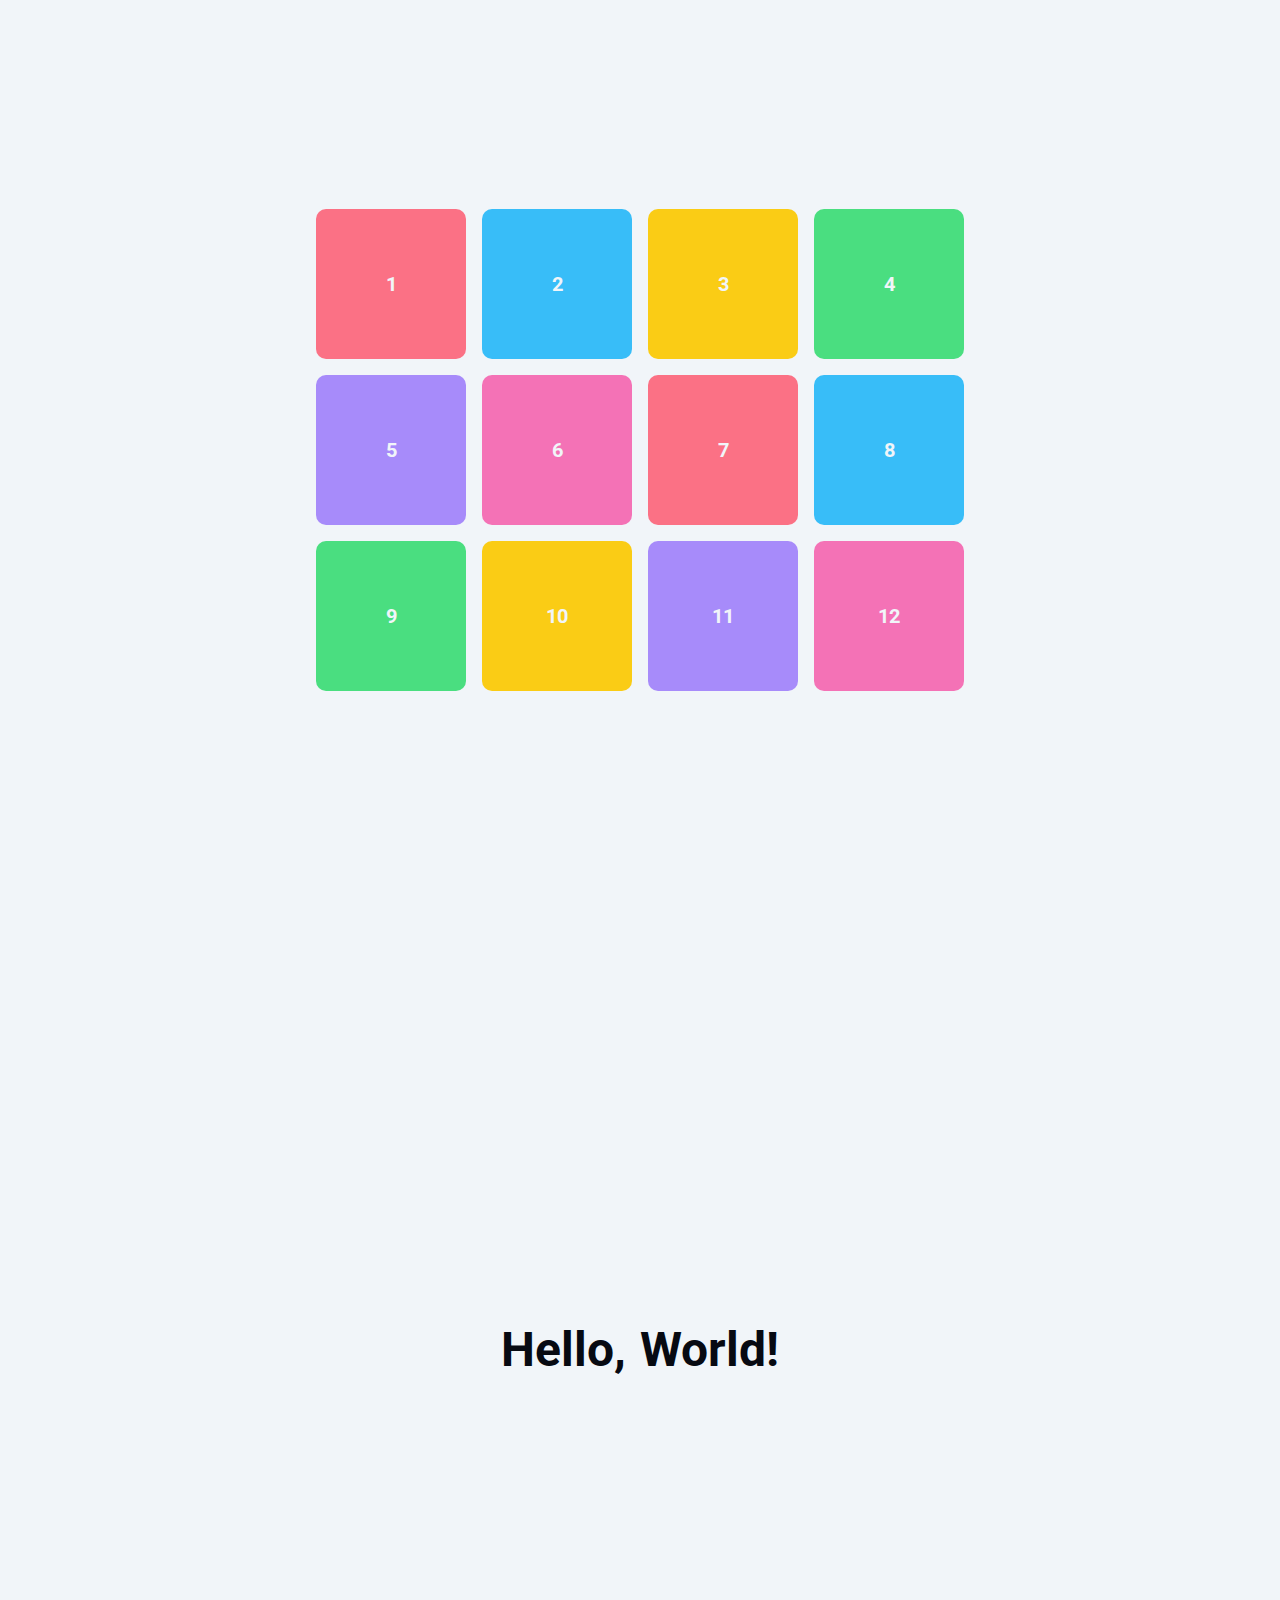
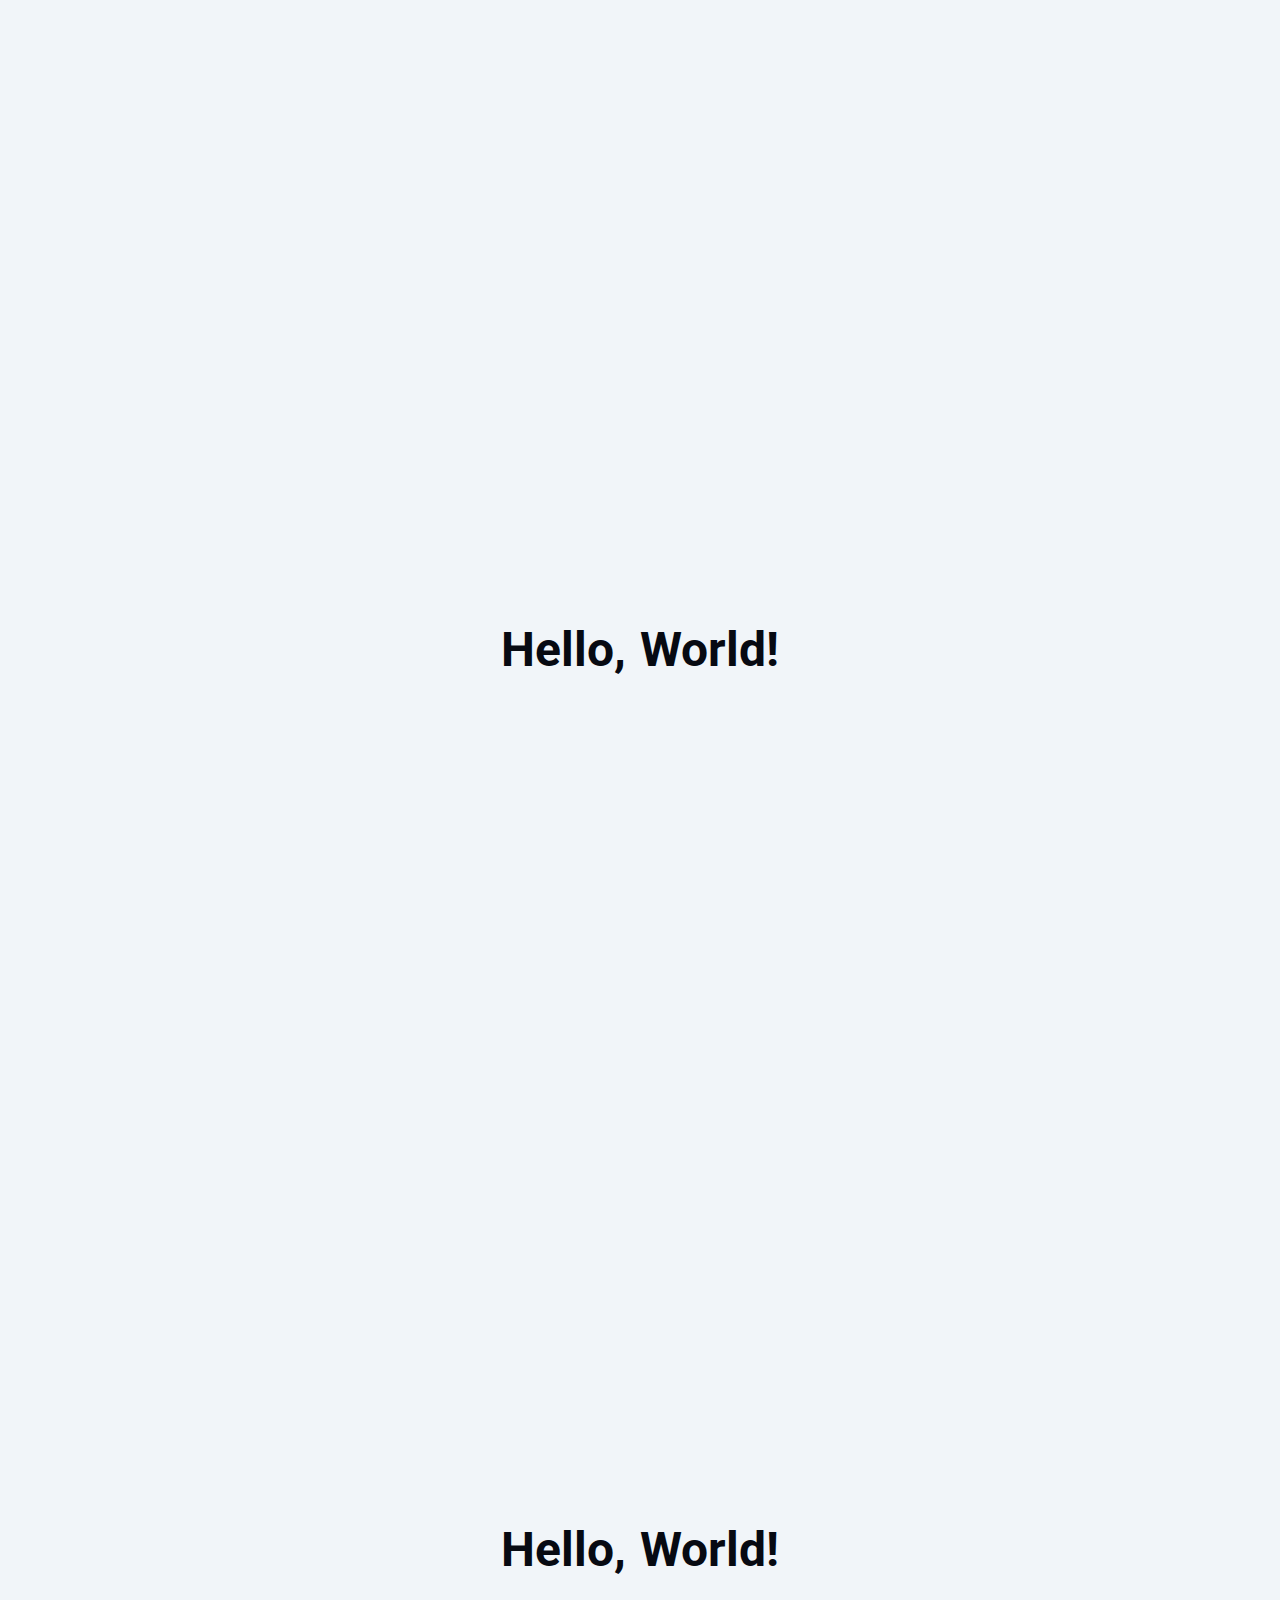
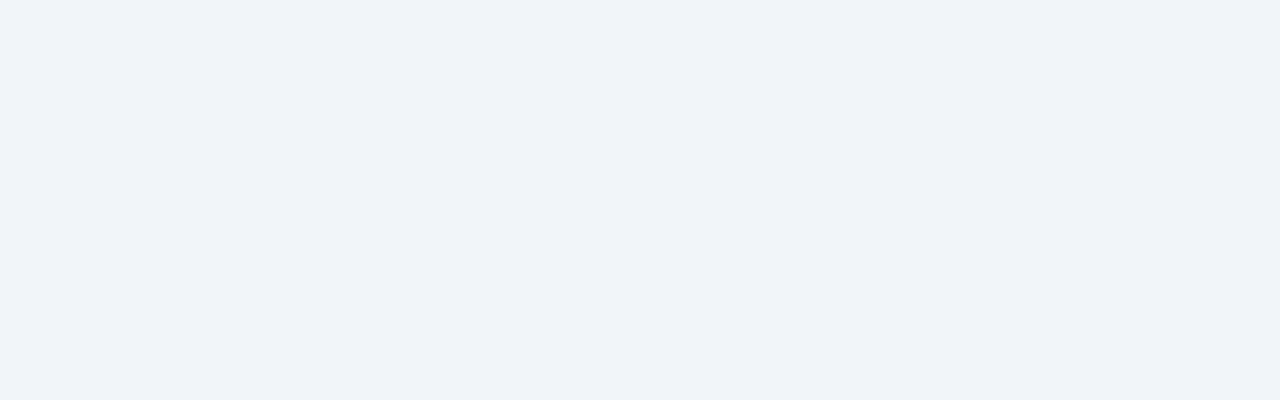
<file: CSS-Positioning/fixed&sticky/index.html>
<!DOCTYPE html>
<html lang="en">
  <head>
    <meta charset="UTF-8" />
    <meta http-equiv="X-UA-Compatible" content="IE=edge" />
    <meta name="viewport" content="width=device-width, initial-scale=1.0" />
    <link rel="stylesheet" href="../base.css" />
    <link rel="stylesheet" href="fixed.css" />
    <link
      href="https://fonts.googleapis.com/css2?family=Roboto:wght@100;400;700&display=swap"
      rel="stylesheet"
    />
    <title>Positions</title>
  </head>
  <body>
    <section>
      <div class="container">
        <div class="item item-1">1</div>
        <div class="item item-2">2</div>
        <div class="item item-3">3</div>
        <div class="item item-4">4</div>
        <div class="item item-5">5</div>
        <div class="item item-6">6</div>
        <div class="item item-7">7</div>
        <div class="item item-8">8</div>
        <div class="item item-9">9</div>
        <div class="item item-10">10</div>
        <div class="item item-11">11</div>
        <div class="item item-12">12</div>
      </div>
    </section>
    <section>
      <h1>Hello, World!</h1>
    </section>
    <section>
      <h1>Hello, World!</h1>
    </section>
    <section>
      <h1>Hello, World!</h1>
    </section>
  </body>
</html>
</file>
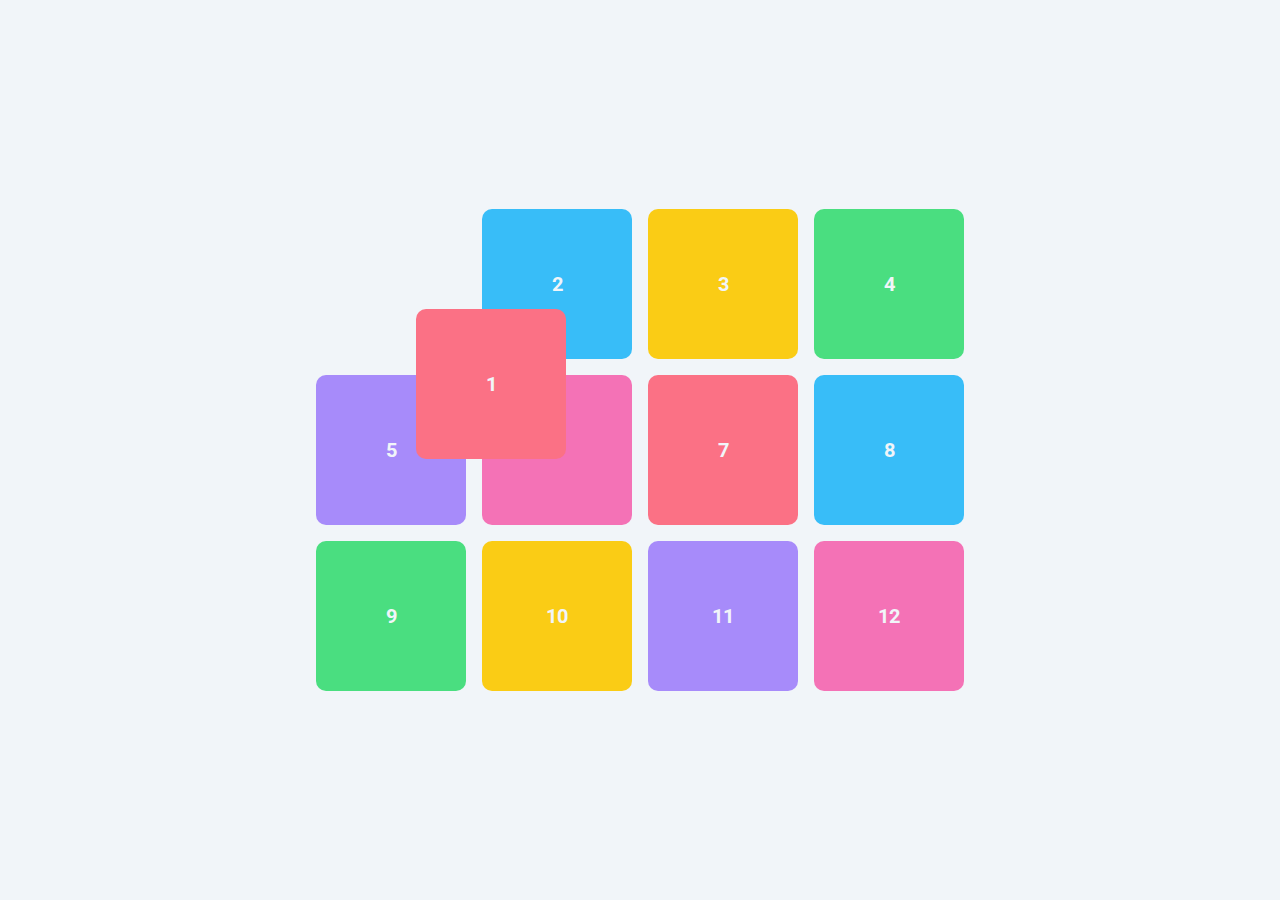
<file: CSS-Positioning/static&relative/index.html>
<!DOCTYPE html>
<html lang="en">
  <head>
    <meta charset="UTF-8" />
    <meta http-equiv="X-UA-Compatible" content="IE=edge" />
    <meta name="viewport" content="width=device-width, initial-scale=1.0" />
    <link rel="stylesheet" href="../base.css" />
    <link rel="stylesheet" href="relative.css" />
    <link
      href="https://fonts.googleapis.com/css2?family=Roboto:wght@100;400;700&display=swap"
      rel="stylesheet"
    />
    <title>Positions</title>
  </head>
  <body>
    <section>
      <div class="container">
        <div class="item item-1">1</div>
        <div class="item item-2">2</div>
        <div class="item item-3">3</div>
        <div class="item item-4">4</div>
        <div class="item item-5">5</div>
        <div class="item item-6">6</div>
        <div class="item item-7">7</div>
        <div class="item item-8">8</div>
        <div class="item item-9">9</div>
        <div class="item item-10">10</div>
        <div class="item item-11">11</div>
        <div class="item item-12">12</div>
      </div>
    </section>
    <!-- <section>
      <h1>Hello, World!</h1>
    </section>
    <section>
      <h1>Hello, World!</h1>
    </section>
    <section>
      <h1>Hello, World!</h1>
    </section> -->
  </body>
</html>
</file>
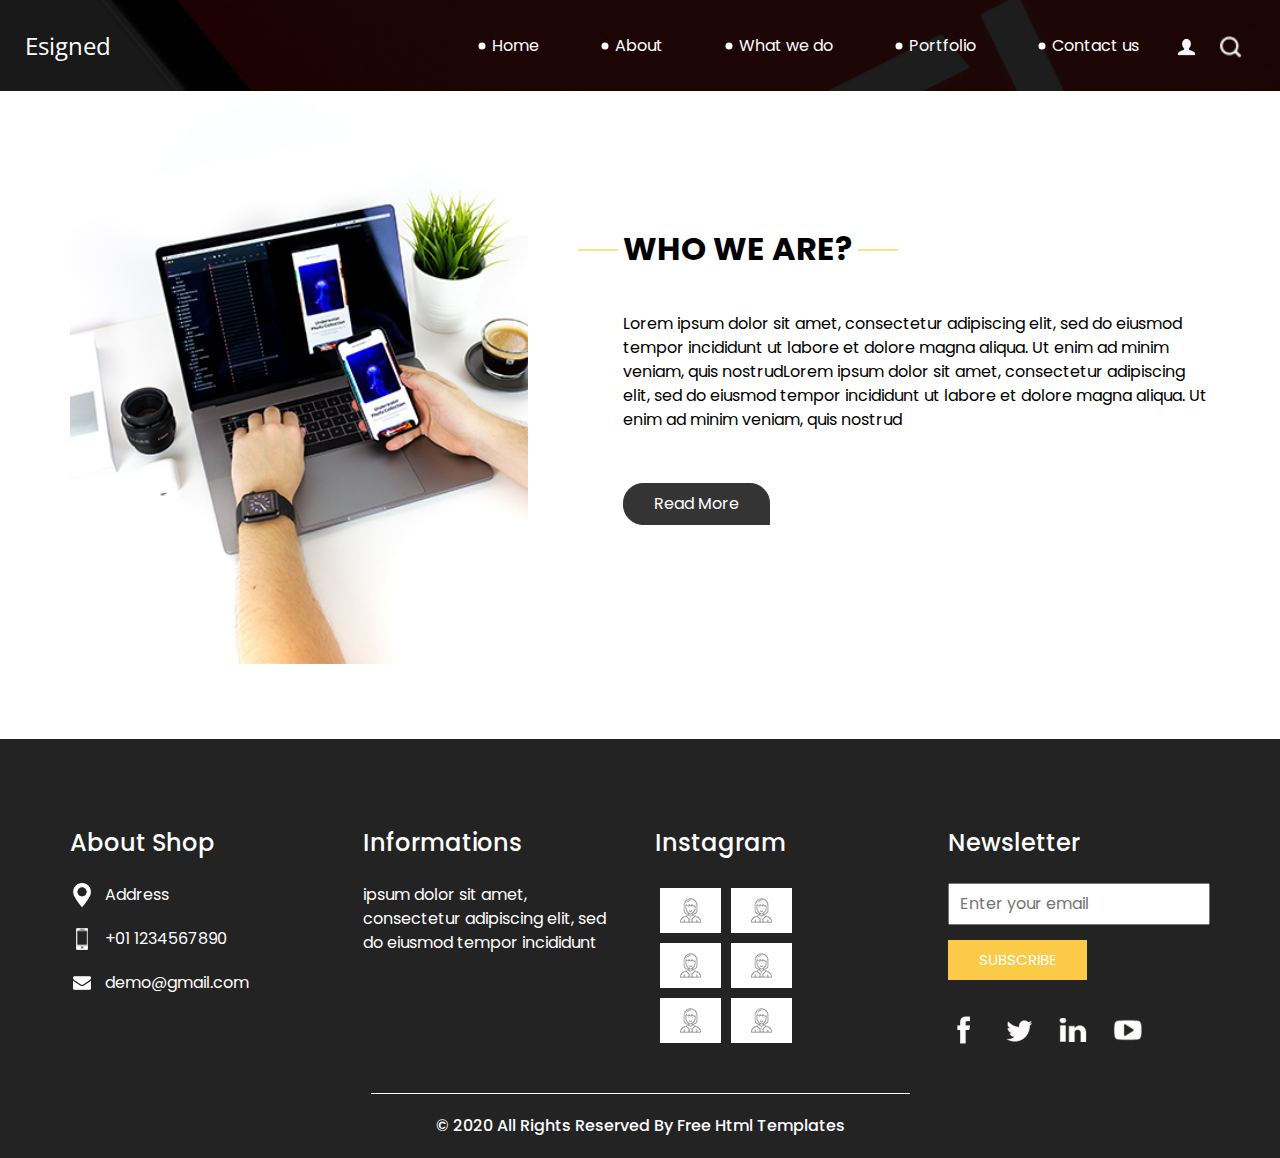
<file: esigned-html/about.html>
<!DOCTYPE html>
<html>

<head>
  <!-- Basic -->
  <meta charset="utf-8" />
  <meta http-equiv="X-UA-Compatible" content="IE=edge" />
  <!-- Mobile Metas -->
  <meta name="viewport" content="width=device-width, initial-scale=1, shrink-to-fit=no" />
  <!-- Site Metas -->
  <meta name="keywords" content="" />
  <meta name="description" content="" />
  <meta name="author" content="" />

  <title>Esigned</title>

  <!-- slider stylesheet -->
  <!-- slider stylesheet -->
  <link rel="stylesheet" type="text/css" href="https://cdnjs.cloudflare.com/ajax/libs/OwlCarousel2/2.3.4/assets/owl.carousel.min.css" />

  <!-- bootstrap core css -->
  <link rel="stylesheet" type="text/css" href="css/bootstrap.css" />

  <!-- fonts style -->
  <link href="https://fonts.googleapis.com/css?family=Open+Sans:400,700|Poppins:400,700&display=swap" rel="stylesheet">
  <!-- Custom styles for this template -->
  <link href="css/style.css" rel="stylesheet" />
  <!-- responsive style -->
  <link href="css/responsive.css" rel="stylesheet" />
</head>

<body class="sub_page">
  <div class="hero_area">
    <!-- header section strats -->
    <header class="header_section">
      <div class="container-fluid">
        <nav class="navbar navbar-expand-lg custom_nav-container pt-3">
          <a class="navbar-brand" href="index.html">
            <span>
              Esigned
            </span>
          </a>
          <button class="navbar-toggler" type="button" data-toggle="collapse" data-target="#navbarSupportedContent" aria-controls="navbarSupportedContent" aria-expanded="false" aria-label="Toggle navigation">
            <span class="navbar-toggler-icon"></span>
          </button>

          <div class="collapse navbar-collapse" id="navbarSupportedContent">
            <div class="d-flex ml-auto flex-column flex-lg-row align-items-center">
              <ul class="navbar-nav  ">
                <li class="nav-item active">
                  <a class="nav-link" href="index.html">Home <span class="sr-only">(current)</span></a>
                </li>
                <li class="nav-item">
                  <a class="nav-link" href="about.html"> About </a>
                </li>
                <li class="nav-item">
                  <a class="nav-link" href="do.html"> What we do </a>
                </li>
                <li class="nav-item">
                  <a class="nav-link" href="portfolio.html"> Portfolio </a>
                </li>
                <li class="nav-item">
                  <a class="nav-link" href="contact.html">Contact us</a>
                </li>
              </ul>
              <div class="user_option">
                <a href="">
                  <img src="images/user.png" alt="">
                </a>
                <form class="form-inline my-2 my-lg-0 ml-0 ml-lg-4 mb-3 mb-lg-0">
                  <button class="btn  my-2 my-sm-0 nav_search-btn" type="submit"></button>
                </form>
              </div>
            </div>
          </div>
        </nav>
      </div>
    </header>
    <!-- end header section -->
  </div>


  <!-- who section -->

  <section class="who_section layout_padding">
    <div class="container">
      <div class="row">
        <div class="col-md-5">
          <div class="img-box">
            <img src="images/who-img.jpg" alt="">
          </div>
        </div>
        <div class="col-md-7">
          <div class="detail-box">
            <div class="heading_container">
              <h2>
                WHO WE ARE?
              </h2>
            </div>
            <p>
              Lorem ipsum dolor sit amet, consectetur adipiscing elit, sed do eiusmod tempor incididunt ut labore et
              dolore magna aliqua. Ut enim ad minim veniam, quis nostrudLorem ipsum dolor sit amet, consectetur
              adipiscing elit, sed do eiusmod tempor incididunt ut labore et dolore magna aliqua. Ut enim ad minim
              veniam, quis nostrud
            </p>
            <div>
              <a href="">
                Read More
              </a>
            </div>
          </div>
        </div>
      </div>
    </div>
  </section>

  <!-- end who section -->


  <!-- info section -->
  <section class="info_section ">
    <div class="container">
      <div class="row">
        <div class="col-md-3">
          <div class="info_contact">
            <h5>
              About Shop
            </h5>
            <div>
              <div class="img-box">
                <img src="images/location-white.png" width="18px" alt="">
              </div>
              <p>
                Address
              </p>
            </div>
            <div>
              <div class="img-box">
                <img src="images/telephone-white.png" width="12px" alt="">
              </div>
              <p>
                +01 1234567890
              </p>
            </div>
            <div>
              <div class="img-box">
                <img src="images/envelope-white.png" width="18px" alt="">
              </div>
              <p>
                demo@gmail.com
              </p>
            </div>
          </div>
        </div>
        <div class="col-md-3">
          <div class="info_info">
            <h5>
              Informations
            </h5>
            <p>
              ipsum dolor sit amet, consectetur adipiscing elit, sed do eiusmod tempor incididunt
            </p>
          </div>
        </div>

        <div class="col-md-3">
          <div class="info_insta">
            <h5>
              Instagram
            </h5>
            <div class="insta_container">
              <div>
                <a href="">
                  <div class="insta-box b-1">
                    <img src="images/insta.png" alt="">
                  </div>
                </a>
                <a href="">
                  <div class="insta-box b-2">
                    <img src="images/insta.png" alt="">
                  </div>
                </a>
              </div>

              <div>
                <a href="">
                  <div class="insta-box b-3">
                    <img src="images/insta.png" alt="">
                  </div>
                </a>
                <a href="">
                  <div class="insta-box b-4">
                    <img src="images/insta.png" alt="">
                  </div>
                </a>
              </div>
              <div>
                <a href="">
                  <div class="insta-box b-3">
                    <img src="images/insta.png" alt="">
                  </div>
                </a>
                <a href="">
                  <div class="insta-box b-4">
                    <img src="images/insta.png" alt="">
                  </div>
                </a>
              </div>
            </div>
          </div>
        </div>
        <div class="col-md-3">
          <div class="info_form ">
            <h5>
              Newsletter
            </h5>
            <form action="">
              <input type="email" placeholder="Enter your email">
              <button>
                Subscribe
              </button>
            </form>
            <div class="social_box">
              <a href="">
                <img src="images/fb.png" alt="">
              </a>
              <a href="">
                <img src="images/twitter.png" alt="">
              </a>
              <a href="">
                <img src="images/linkedin.png" alt="">
              </a>
              <a href="">
                <img src="images/youtube.png" alt="">
              </a>
            </div>
          </div>
        </div>
      </div>
    </div>
  </section>

  <!-- end info_section -->


  <!-- footer section -->
  <section class="container-fluid footer_section">
    <p>
      &copy; 2020 All Rights Reserved By
      <a href="https://html.design/">Free Html Templates</a>
    </p>
  </section>
  <!-- footer section -->

  <script type="text/javascript" src="js/jquery-3.4.1.min.js"></script>
  <script type="text/javascript" src="js/bootstrap.js"></script>
  <script type="text/javascript" src="https://cdnjs.cloudflare.com/ajax/libs/OwlCarousel2/2.3.4/owl.carousel.min.js">
  </script>
  <!-- owl carousel script 
    -->
  <script type="text/javascript">
    $(".owl-carousel").owlCarousel({
      loop: true,
      margin: 0,
      navText: [],
      center: true,
      autoplay: true,
      autoplayHoverPause: true,
      responsive: {
        0: {
          items: 1
        },
        1000: {
          items: 3
        }
      }
    });
  </script>
  <!-- end owl carousel script -->

</body>

</html>
</file>
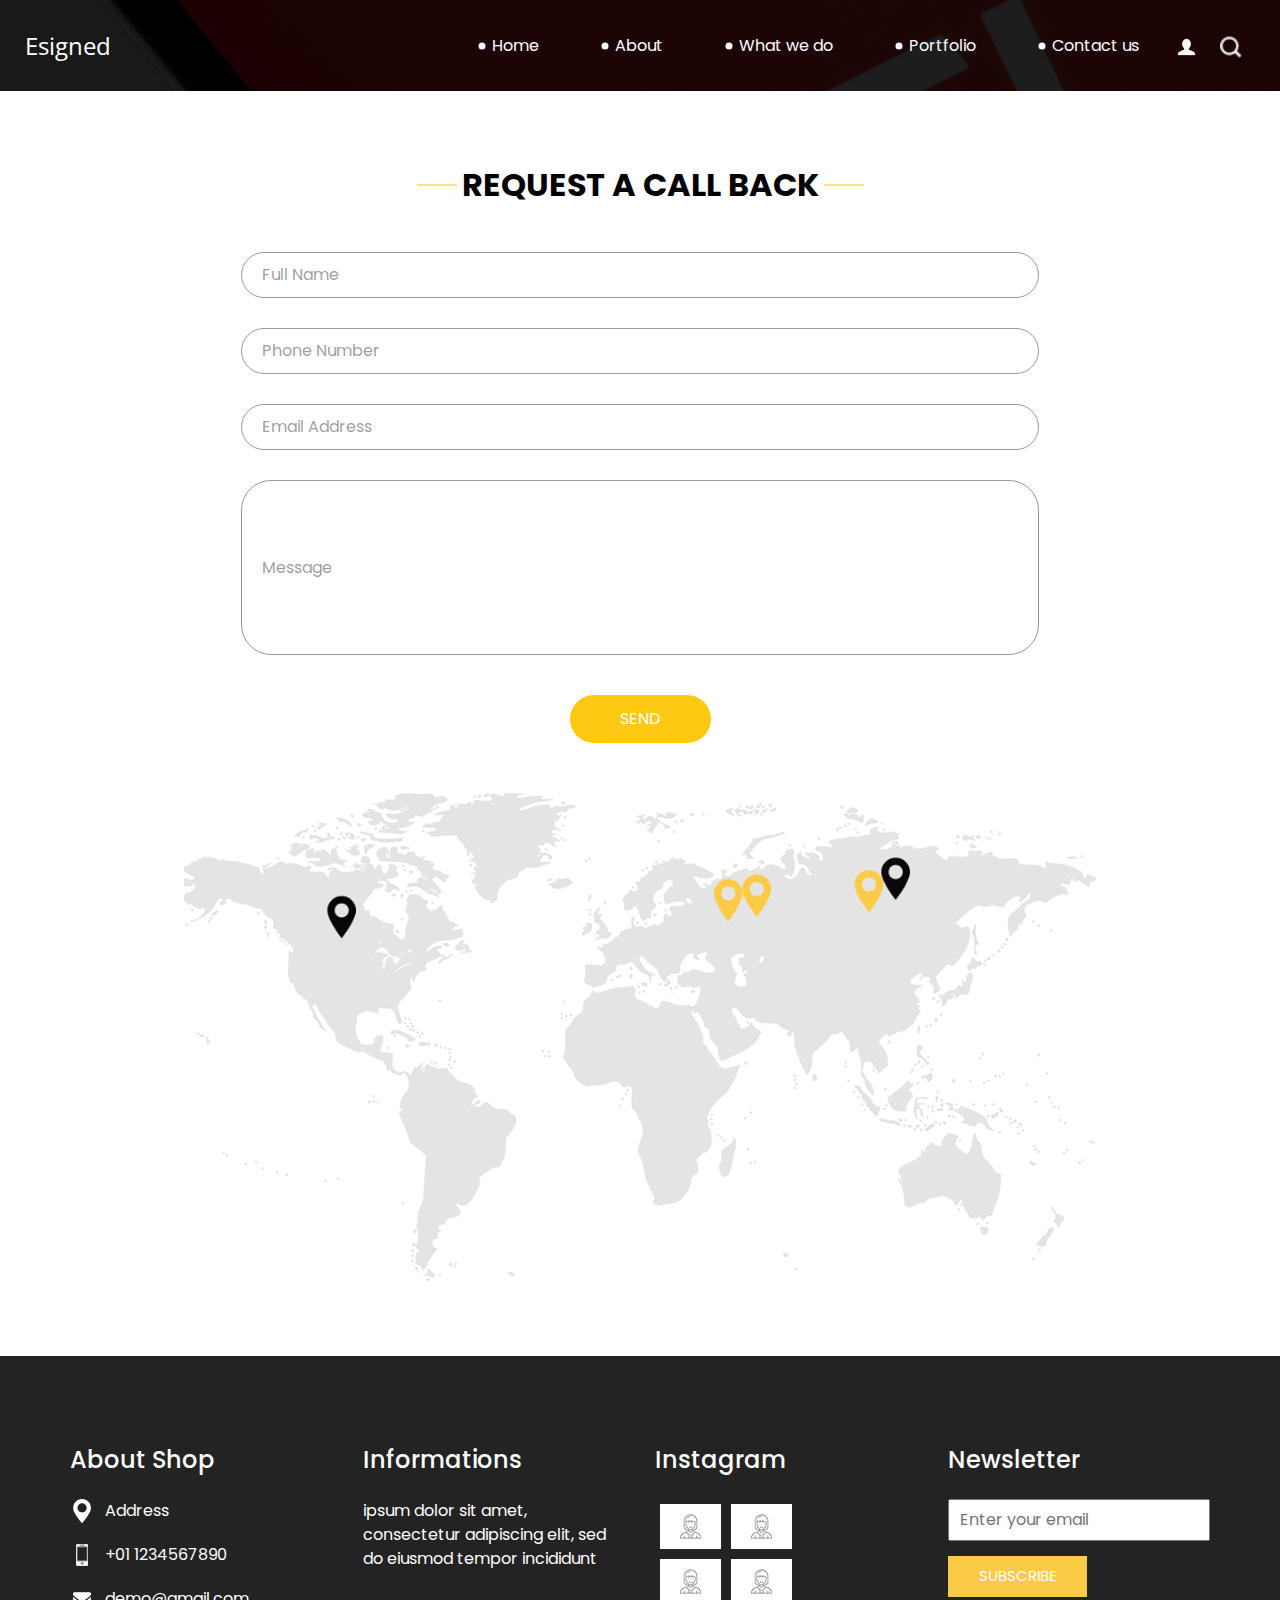
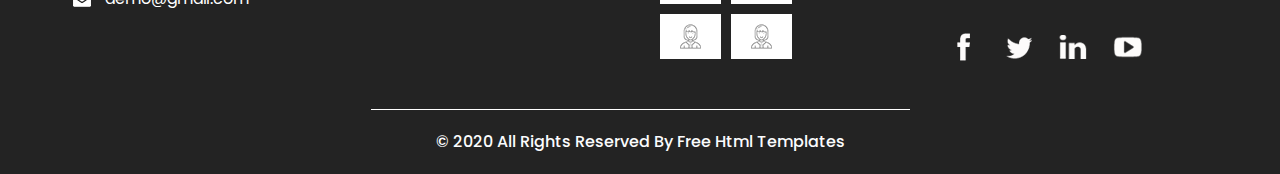
<file: esigned-html/contact.html>
<!DOCTYPE html>
<html>

<head>
  <!-- Basic -->
  <meta charset="utf-8" />
  <meta http-equiv="X-UA-Compatible" content="IE=edge" />
  <!-- Mobile Metas -->
  <meta name="viewport" content="width=device-width, initial-scale=1, shrink-to-fit=no" />
  <!-- Site Metas -->
  <meta name="keywords" content="" />
  <meta name="description" content="" />
  <meta name="author" content="" />

  <title>Esigned</title>

  <!-- slider stylesheet -->
  <!-- slider stylesheet -->
  <link rel="stylesheet" type="text/css" href="https://cdnjs.cloudflare.com/ajax/libs/OwlCarousel2/2.3.4/assets/owl.carousel.min.css" />

  <!-- bootstrap core css -->
  <link rel="stylesheet" type="text/css" href="css/bootstrap.css" />

  <!-- fonts style -->
  <link href="https://fonts.googleapis.com/css?family=Open+Sans:400,700|Poppins:400,700&display=swap" rel="stylesheet">
  <!-- Custom styles for this template -->
  <link href="css/style.css" rel="stylesheet" />
  <!-- responsive style -->
  <link href="css/responsive.css" rel="stylesheet" />
</head>

<body class="sub_page">
  <div class="hero_area">
    <!-- header section strats -->
    <header class="header_section">
      <div class="container-fluid">
        <nav class="navbar navbar-expand-lg custom_nav-container pt-3">
          <a class="navbar-brand" href="index.html">
            <span>
              Esigned
            </span>
          </a>
          <button class="navbar-toggler" type="button" data-toggle="collapse" data-target="#navbarSupportedContent" aria-controls="navbarSupportedContent" aria-expanded="false" aria-label="Toggle navigation">
            <span class="navbar-toggler-icon"></span>
          </button>

          <div class="collapse navbar-collapse" id="navbarSupportedContent">
            <div class="d-flex ml-auto flex-column flex-lg-row align-items-center">
              <ul class="navbar-nav  ">
                <li class="nav-item active">
                  <a class="nav-link" href="index.html">Home <span class="sr-only">(current)</span></a>
                </li>
                <li class="nav-item">
                  <a class="nav-link" href="about.html"> About </a>
                </li>
                <li class="nav-item">
                  <a class="nav-link" href="do.html"> What we do </a>
                </li>
                <li class="nav-item">
                  <a class="nav-link" href="portfolio.html"> Portfolio </a>
                </li>
                <li class="nav-item">
                  <a class="nav-link" href="contact.html">Contact us</a>
                </li>
              </ul>
              <div class="user_option">
                <a href="">
                  <img src="images/user.png" alt="">
                </a>
                <form class="form-inline my-2 my-lg-0 ml-0 ml-lg-4 mb-3 mb-lg-0">
                  <button class="btn  my-2 my-sm-0 nav_search-btn" type="submit"></button>
                </form>
              </div>
            </div>
          </div>
        </nav>
      </div>
    </header>
    <!-- end header section -->
  </div>

  <!-- contact section -->

  <section class="contact_section layout_padding">
    <div class="container">

      <div class="heading_container">
        <h2>
          Request A Call Back
        </h2>
      </div>
      <div class="">
        <div class="">
          <div class="row">
            <div class="col-md-9 mx-auto">
              <div class="contact-form">
                <form action="">
                  <div>
                    <input type="text" placeholder="Full Name ">
                  </div>
                  <div>
                    <input type="text" placeholder="Phone Number">
                  </div>
                  <div>
                    <input type="email" placeholder="Email Address">
                  </div>
                  <div>
                    <input type="text" placeholder="Message" class="input_message">
                  </div>
                  <div class="d-flex justify-content-center">
                    <button type="submit" class="btn_on-hover">
                      Send
                    </button>
                  </div>
                </form>
              </div>
            </div>
          </div>
        </div>
      </div>
      <div class="map_img-box">
        <img src="images/map-img.png" alt="">
      </div>
    </div>
  </section>


  <!-- end contact section -->


  <!-- info section -->
  <section class="info_section ">
    <div class="container">
      <div class="row">
        <div class="col-md-3">
          <div class="info_contact">
            <h5>
              About Shop
            </h5>
            <div>
              <div class="img-box">
                <img src="images/location-white.png" width="18px" alt="">
              </div>
              <p>
                Address
              </p>
            </div>
            <div>
              <div class="img-box">
                <img src="images/telephone-white.png" width="12px" alt="">
              </div>
              <p>
                +01 1234567890
              </p>
            </div>
            <div>
              <div class="img-box">
                <img src="images/envelope-white.png" width="18px" alt="">
              </div>
              <p>
                demo@gmail.com
              </p>
            </div>
          </div>
        </div>
        <div class="col-md-3">
          <div class="info_info">
            <h5>
              Informations
            </h5>
            <p>
              ipsum dolor sit amet, consectetur adipiscing elit, sed do eiusmod tempor incididunt
            </p>
          </div>
        </div>

        <div class="col-md-3">
          <div class="info_insta">
            <h5>
              Instagram
            </h5>
            <div class="insta_container">
              <div>
                <a href="">
                  <div class="insta-box b-1">
                    <img src="images/insta.png" alt="">
                  </div>
                </a>
                <a href="">
                  <div class="insta-box b-2">
                    <img src="images/insta.png" alt="">
                  </div>
                </a>
              </div>

              <div>
                <a href="">
                  <div class="insta-box b-3">
                    <img src="images/insta.png" alt="">
                  </div>
                </a>
                <a href="">
                  <div class="insta-box b-4">
                    <img src="images/insta.png" alt="">
                  </div>
                </a>
              </div>
              <div>
                <a href="">
                  <div class="insta-box b-3">
                    <img src="images/insta.png" alt="">
                  </div>
                </a>
                <a href="">
                  <div class="insta-box b-4">
                    <img src="images/insta.png" alt="">
                  </div>
                </a>
              </div>
            </div>
          </div>
        </div>
        <div class="col-md-3">
          <div class="info_form ">
            <h5>
              Newsletter
            </h5>
            <form action="">
              <input type="email" placeholder="Enter your email">
              <button>
                Subscribe
              </button>
            </form>
            <div class="social_box">
              <a href="">
                <img src="images/fb.png" alt="">
              </a>
              <a href="">
                <img src="images/twitter.png" alt="">
              </a>
              <a href="">
                <img src="images/linkedin.png" alt="">
              </a>
              <a href="">
                <img src="images/youtube.png" alt="">
              </a>
            </div>
          </div>
        </div>
      </div>
    </div>
  </section>

  <!-- end info_section -->


  <!-- footer section -->
  <section class="container-fluid footer_section">
    <p>
      &copy; 2020 All Rights Reserved By
      <a href="https://html.design/">Free Html Templates</a>
    </p>
  </section>
  <!-- footer section -->

  <script type="text/javascript" src="js/jquery-3.4.1.min.js"></script>
  <script type="text/javascript" src="js/bootstrap.js"></script>
  <script type="text/javascript" src="https://cdnjs.cloudflare.com/ajax/libs/OwlCarousel2/2.3.4/owl.carousel.min.js">
  </script>
  <!-- owl carousel script 
    -->
  <script type="text/javascript">
    $(".owl-carousel").owlCarousel({
      loop: true,
      margin: 0,
      navText: [],
      center: true,
      autoplay: true,
      autoplayHoverPause: true,
      responsive: {
        0: {
          items: 1
        },
        1000: {
          items: 3
        }
      }
    });
  </script>
  <!-- end owl carousel script -->

</body>

</html>
</file>
<file: Calculator/styles.css>
body{
    background-color: #424242;
    font-family: tahoma;
}
.container {
display: flex;
align-items: center;
justify-content: center;
height: 100vh;
width: 100vw;
}
#container {
    width: 200px;
    padding: 8px 8px 20px 8px;
    margin: 20  auto;
    background-color: #ABABAB;
    border-radius: 4px;
    border-top: 2px solid #FFF;
    border-right: 2px solid #FFF;
    border-bottom: 2px solid #C1C1C1;
    border-left: 2px solid #C1C1C1;
    box-shadow: 3px 3px 7px  rgba(0,0,0,.6),
    inset -100px 0px 100px rgba(225,225,225,.5);
}
#display{
    display: block;
    margin: 15px auto;
    height: 42px;
    width: 174px;
    padding: 0 10px;
    border-radius: 4px;
    border-top: 2pxx solid #C1C1C1;
    border-right: 2pxx solid  #C1C1C1;
    border-bottom: 2px solid #FFF;
    border-left: 2px solid #FFF;
    background-color: #FFF;
    box-shadow: inset 0pxx 0px 10px #030303, 
    inset 0px -20px 1px rgba(150,150,150,.2);
    font-size: 28px;
    color: #666;
    text-align: right;
    font-weight: 400;
}
.button {
    display: inline-block;
    margin: 2px;
    height: 42px;
    width: 42px;
    font-size: 16px;
    font-weight: bold;
    border-radius: 4px;
}
.mathButtons{
    margin: 2px 2px 6px 0px;
    color: #FFF;
    text-shadow: -1px -1px 0px #44006f;
    background-color: #434343;
    border-top: 2px solid #C1C1C1;
    border-right: 2px solid #c1c1c1;
    border-bottom: 2px solid #181818;
    border-left: 2px solid #181818;
    box-shadow: 0px 0px 2px #030303,
    inset 0px -20px 1px #2e2e2e;

}
.digits{
    color: #181818;
    text-shadow: 1px 1px 0px #FFF;
    background-color: #ebebeb;
    border-top: 2px solid #fff;
    border-right: 2px solid #fff;
    border-bottom: 2px solid #c1c1c1;
    border-left: 2px solid #c1c1c1;
    border-radius: 4px;
    box-shadow: 0px 0px 2px #030303,
    inset 0px -20px 1px #dcdcdc;
}
.digits:hover,
.mathButtons:hover,
#clearButton:hover {
    background-color: #ffba75;
    box-shadow: 0px 0px 2px #ffba75
    inset 0px -20px 1px #ff8000;
    border-top: 2px  solid #fff;
    border-right: 2px  solid #AE5700;
    border-left: 2px solid #AE5700;
}
#clearButton {
    color:#FFF;
    text-shadow: -1px -1px 0px #44006f;
    background-color: #d20000;
    border-top: 2px solid #ff8484;
    border-right: 2px solid #ff8484;
    border-bottom: 2px solid  #800000;
    border-left: 2px solid  #800000;
    box-shadow: 0px 0px 2px  #030303,
    inset 0px -20px 1px #B00000;
}
</file>
<file: CSS-Positioning/base.css>
*,
*::before,
*::after {
  box-sizing: border-box;
}

:root {
  --clr-dark: #070a12;
  --clr-light: #f1f5f9;
  --clr-accent: #e11d48;
  --clr-lightRose: #fb7185;
  --clr-green: #4ade80;
  --clr-sky: #38bdf8;
  --clr-pink: #f472b6;
  --clr-violet: #a78bfa;
  --clr-yellow: #facc15;
}

body {
  margin: 0;
  padding: 0;
  line-height: 1.6;
  word-spacing: 1.4px;
  font-family: 'Roboto', sans-serif;
  background-color: var(--clr-light);
  color: var(--clr-dark);
}

.sticky {
  width: 100px;
  height: 100px;
  background-color: var(--clr-lightRose);
  position: fixed;
  bottom: 0px;
}

h1 {
  font-size: 3rem;
}

section {
  height: 100vh;
  display: flex;
  justify-content: center;
  align-items: center;
}

.container {
  display: grid;
  grid-template-rows: repeat(3, 150px);
  grid-template-columns: repeat(4, 150px);
  grid-gap: 1em;
}

.item {
  width: 150px;
  height: 150px;
  display: flex;
  justify-content: center;
  align-items: center;
  border-radius: 10px;
  color: var(--clr-light);
  font-weight: 700;
  font-size: 1.25rem;
}

.item-1 {
  background-color: var(--clr-lightRose);
}

.item-2 {
  background-color: var(--clr-sky);
}

.item-3 {
  background-color: var(--clr-yellow);
}

.item-4 {
  background-color: var(--clr-green);
}

.item-5 {
  background-color: var(--clr-violet);
}

.item-6 {
  background-color: var(--clr-pink);
}

.item-7 {
  background-color: var(--clr-lightRose);
}

.item-8 {
  background-color: var(--clr-sky);
}

.item-9 {
  background-color: var(--clr-green);
}

.item-10 {
  background-color: var(--clr-yellow);
}

.item-11 {
  background-color: var(--clr-violet);
}

.item-12 {
  background-color: var(--clr-pink);
}
</file>
<file: esigned-html/css/style.css>
body {
  font-family: "Poppins", sans-serif;
  color: #000000;
  background-color: #ffffff;
}

.layout_padding {
  padding: 75px 0;
}

.layout_padding2 {
  padding: 45px 0;
}

.layout_padding2-top {
  padding-top: 45px;
}

.layout_padding2-bottom {
  padding-bottom: 45px;
}

.layout_padding-top {
  padding-top: 75px;
}

.layout_padding-bottom {
  padding-bottom: 75px;
}

.heading_container {
  display: -webkit-box;
  display: -ms-flexbox;
  display: flex;
  -webkit-box-orient: vertical;
  -webkit-box-direction: normal;
      -ms-flex-direction: column;
          flex-direction: column;
  -webkit-box-align: start;
      -ms-flex-align: start;
          align-items: flex-start;
}

.heading_container h2 {
  font-weight: bold;
  text-transform: uppercase;
  position: relative;
}

.heading_container h2::before, .heading_container h2::after {
  content: "";
  position: absolute;
  top: 50%;
  width: 40px;
  height: 1px;
  background-color: #fec016;
}

.heading_container h2::before {
  left: -5px;
  -webkit-transform: translate(-100%, -50%);
          transform: translate(-100%, -50%);
}

.heading_container h2::after {
  right: -5px;
  -webkit-transform: translate(100%, -50%);
          transform: translate(100%, -50%);
}

/*header section*/
.hero_area {
  height: 100vh;
  background-color: #b5caee;
  background-image: url(../images/hero-bg.jpg);
  background-size: cover;
}

.sub_page .hero_area {
  height: auto;
}

.sub_page .who_section.layout_padding {
  padding-top: 0;
}

.hero_area.sub_pages {
  height: auto;
}

.header_section .container-fluid {
  padding-right: 25px;
  padding-left: 25px;
}

.header_section .nav_container {
  margin: 0 auto;
}

.custom_nav-container.navbar-expand-lg .navbar-nav .nav-link {
  margin: 10px 30px;
  color: #ffffff;
  text-align: center;
  position: relative;
}

.custom_nav-container.navbar-expand-lg .navbar-nav .nav-link::before {
  content: "";
  position: absolute;
  top: 50%;
  left: -2px;
  -webkit-transform: translate(-50%, -50%);
          transform: translate(-50%, -50%);
  width: 7px;
  height: 7px;
  border-radius: 100%;
  background-color: #ffffff;
}

a,
a:hover,
a:focus {
  text-decoration: none;
}

a:hover,
a:focus {
  color: initial;
}

.btn,
.btn:focus {
  outline: none !important;
  -webkit-box-shadow: none;
          box-shadow: none;
}

.user_option {
  display: -webkit-box;
  display: -ms-flexbox;
  display: flex;
  -webkit-box-align: center;
      -ms-flex-align: center;
          align-items: center;
}

.custom_nav-container .nav_search-btn {
  background-image: url(../images/search-icon.png);
  background-size: 22px;
  background-repeat: no-repeat;
  background-position-y: 7px;
  width: 35px;
  height: 35px;
  padding: 0;
  border: none;
}

.navbar-brand {
  display: -webkit-box;
  display: -ms-flexbox;
  display: flex;
  -webkit-box-align: center;
      -ms-flex-align: center;
          align-items: center;
  font-family: 'Open Sans', sans-serif;
}

.navbar-brand span {
  font-size: 24px;
  color: #ffffff;
}

.custom_nav-container {
  z-index: 99999;
  padding: 15px 0;
}

.custom_nav-container .navbar-toggler {
  outline: none;
}

.custom_nav-container .navbar-toggler .navbar-toggler-icon {
  background-image: url(../images/menu.png);
  background-size: 55px;
}

/*end header section*/
.slider_section {
  height: 90%;
  display: -webkit-box;
  display: -ms-flexbox;
  display: flex;
  -webkit-box-align: center;
      -ms-flex-align: center;
          align-items: center;
  color: #ffffff;
}

.slider_section .detail-box {
  text-align: center;
  margin-bottom: 110px;
}

.slider_section .detail-box h1 {
  font-size: 4rem;
  text-transform: uppercase;
}

.slider_section .detail-box h2 {
  text-transform: uppercase;
}

.slider_section .detail-box p {
  margin-top: 25px;
}

.slider_section .detail-box a {
  display: inline-block;
  padding: 10px 55px;
  background-color: #ffffff;
  border: 1px solid #ffffff;
  color: #000000;
  border-radius: 20px 20px 0 20px;
  margin-top: 35px;
}

.slider_section .detail-box a:hover {
  background-color: transparent;
  color: #ffffff;
}

.slider_section #carouselExampleIndicators {
  bottom: 0;
}

.slider_section #carouselExampleIndicators li {
  width: 15px;
  height: 15px;
  background-color: transparent;
  border: 3px solid #ffffff;
  border-radius: 100%;
  opacity: 1;
}

.do_section .heading_container {
  -webkit-box-align: center;
      -ms-flex-align: center;
          align-items: center;
  text-align: center;
}

.do_section .do_container {
  display: -webkit-box;
  display: -ms-flexbox;
  display: flex;
  -ms-flex-wrap: wrap;
      flex-wrap: wrap;
  -webkit-box-pack: center;
      -ms-flex-pack: center;
          justify-content: center;
  padding-top: 10px;
}

.do_section .do_container .box {
  text-align: center;
  position: relative;
  z-index: 5;
  margin: 35px 25px 0 25px;
}

.do_section .do_container .box .img-box {
  width: 120px;
  height: 120px;
  display: -webkit-box;
  display: -ms-flexbox;
  display: flex;
  -webkit-box-pack: center;
      -ms-flex-pack: center;
          justify-content: center;
  -webkit-box-align: center;
      -ms-flex-align: center;
          align-items: center;
  background-color: #353434;
  border-radius: 100%;
}

.do_section .do_container .box .img-box img {
  width: 45px;
}

.do_section .do_container .box .detail-box {
  margin-top: 35px;
}

.do_section .do_container .box:hover .img-box {
  background-color: #fec016;
}

.do_section .do_container .arrow_bg::before {
  content: "";
  position: absolute;
  top: -23px;
  left: -17px;
  width: 262%;
  height: 90%;
  z-index: 3;
  background-size: cover;
}

.do_section .do_container .arrow-start::before {
  background-image: url(../images/arrow-start.png);
}

.do_section .do_container .arrow-middle::before {
  background-image: url(../images/arrow-middle.png);
}

.do_section .do_container .arrow-end::before {
  background-image: url(../images/arrow-end.png);
}

.who_section .row {
  -webkit-box-align: center;
      -ms-flex-align: center;
          align-items: center;
}

.who_section .img-box img {
  width: 100%;
}

.who_section .detail-box {
  margin-left: 65px;
}

.who_section .detail-box p {
  margin-top: 35px;
}

.who_section .detail-box a {
  display: inline-block;
  padding: 8px 30px;
  background-color: #353434;
  border: 1px solid #353434;
  color: #ffffff;
  border-radius: 20px 20px 0 20px;
  margin-top: 35px;
}

.who_section .detail-box a:hover {
  background-color: transparent;
  color: #353434;
}

.work_section .work_container {
  display: -webkit-box;
  display: -ms-flexbox;
  display: flex;
  -ms-flex-wrap: wrap;
      flex-wrap: wrap;
  margin: 0 -1%;
}

.work_section .work_container .box {
  min-width: 300px;
  display: -webkit-box;
  display: -ms-flexbox;
  display: flex;
  -webkit-box-align: stretch;
      -ms-flex-align: stretch;
          align-items: stretch;
}

.work_section .work_container .box img {
  width: 100%;
}

.work_section .work_container .box.b-2, .work_section .work_container .box.b-3 {
  width: 43.5%;
}

.work_section .work_container .box.b-1, .work_section .work_container .box.b-4 {
  width: 56.5%;
}

.client_section {
  padding-bottom: 150px;
}

.client_section .heading_container {
  -webkit-box-align: center;
      -ms-flex-align: center;
          align-items: center;
  margin-bottom: 45px;
}

.client_section .box {
  padding: 20px;
  display: -webkit-box;
  display: -ms-flexbox;
  display: flex;
  -webkit-box-orient: vertical;
  -webkit-box-direction: normal;
      -ms-flex-direction: column;
          flex-direction: column;
  -webkit-box-align: center;
      -ms-flex-align: center;
          align-items: center;
  text-align: center;
  margin: 20px;
}

.client_section .box .img-box {
  width: 60px;
}

.client_section .box .img-box img {
  width: 100%;
}

.client_section .box .detail-box {
  margin-top: 35px;
  display: -webkit-box;
  display: -ms-flexbox;
  display: flex;
  -webkit-box-orient: vertical;
  -webkit-box-direction: normal;
      -ms-flex-direction: column;
          flex-direction: column;
  -webkit-box-align: center;
      -ms-flex-align: center;
          align-items: center;
}

.client_section .box .detail-box h5 {
  text-transform: uppercase;
  font-weight: bold;
  font-size: 18px;
}

.client_section .box .detail-box h5 span {
  text-transform: none;
  font-size: 16px;
  font-weight: normal;
  color: #fec016;
}

.client_section .box .detail-box img {
  width: 15px;
  margin: 35px 0;
}

.client_section .carousel-wrap {
  margin: 0 auto;
  padding: 0;
  position: relative;
}

.client_section .owl-nav > div {
  margin-top: -26px;
  position: absolute;
  top: 50%;
  color: #cdcbcd;
}

.client_section .owl-carousel .owl-nav .owl-prev,
.client_section .owl-carousel .owl-nav .owl-next {
  width: 50px;
  height: 50px;
  background-color: #000000;
  background-size: 16px;
  background-position: center;
  border-radius: 100%;
  background-repeat: no-repeat;
  position: absolute;
  bottom: -75px;
  outline: none;
}

.client_section .owl-carousel .owl-nav .owl-prev:hover,
.client_section .owl-carousel .owl-nav .owl-next:hover {
  background-color: rgba(0, 0, 0, 0.8);
}

.client_section .owl-carousel .owl-nav .owl-prev {
  background-image: url(../images/prev.png);
  left: 50%;
  -webkit-transform: translateX(-102%);
          transform: translateX(-102%);
}

.client_section .owl-carousel .owl-nav .owl-next {
  right: 50%;
  background-image: url(../images/next.png);
  -webkit-transform: translateX(102%);
          transform: translateX(102%);
}

.client_section .owl-carousel .owl-dots.disabled,
.client_section .owl-carousel .owl-nav.disabled {
  display: block;
}

.client_section .owl-item.active.center .box {
  -webkit-box-shadow: 0 0 20px 0 rgba(0, 0, 0, 0.2);
          box-shadow: 0 0 20px 0 rgba(0, 0, 0, 0.2);
}

.target_section {
  background-image: url(../images/target-bg.jpg);
  background-size: cover;
  color: #ffffff;
  text-align: center;
}

.target_section .detail-box {
  margin: 30px 0;
}

.target_section h2 {
  font-weight: bold;
}

.target_section h5 {
  font-size: 18px;
  font-weight: 500;
}

/* contact section */
.contact_section .heading_container {
  -webkit-box-align: center;
      -ms-flex-align: center;
          align-items: center;
}

.contact_section .contact-form {
  padding: 25px;
  border-radius: 20px;
}

.contact_section .contact-form input {
  border: none;
  outline: none;
  background-color: transparent;
  width: 100%;
  margin: 15px 0;
  padding: 10px 20px;
  border: 1px solid rgba(0, 0, 0, 0.4);
  border-radius: 30px;
}

.contact_section .contact-form input.input_message {
  height: 175px;
}

.contact_section .contact-form input::-webkit-input-placeholder {
  color: rgba(0, 0, 0, 0.4);
}

.contact_section .contact-form input:-ms-input-placeholder {
  color: rgba(0, 0, 0, 0.4);
}

.contact_section .contact-form input::-ms-input-placeholder {
  color: rgba(0, 0, 0, 0.4);
}

.contact_section .contact-form input::placeholder {
  color: rgba(0, 0, 0, 0.4);
}

.contact_section .contact-form button {
  border: none;
  outline: none;
  padding: 12px 50px;
  text-transform: uppercase;
  margin-top: 25px;
  background-color: #fec913;
  color: #fff;
  border-radius: 30px;
}

.contact_section .map_img-box {
  width: 80%;
  margin: 25px auto 0 auto;
}

.contact_section .map_img-box img {
  width: 100%;
}

/* end contact section */
.info_section {
  background-color: #232323;
  color: #ffffff;
  padding: 90px 0 45px 0;
}

.info_section h5 {
  margin-bottom: 25px;
  font-size: 24px;
}

.info_section .info_insta .insta_container > div {
  display: -webkit-box;
  display: -ms-flexbox;
  display: flex;
}

.info_section .info_insta .insta_container img {
  width: 100%;
}

.info_section .info_insta .insta_container .insta-box {
  margin: 5px;
  display: -webkit-box;
  display: -ms-flexbox;
  display: flex;
  -webkit-box-align: stretch;
      -ms-flex-align: stretch;
          align-items: stretch;
  background-color: #ffffff;
  padding: 10px 20px;
}

.info_section .info_contact .img-box {
  width: 35px;
  display: -webkit-box;
  display: -ms-flexbox;
  display: flex;
  -webkit-box-pack: center;
      -ms-flex-pack: center;
          justify-content: center;
}

.info_section .info_contact p {
  margin: 0;
}

.info_section .info_contact > div {
  display: -webkit-box;
  display: -ms-flexbox;
  display: flex;
  -webkit-box-align: center;
      -ms-flex-align: center;
          align-items: center;
  margin: 20px 0;
}

.info_section .info_contact > div img {
  height: auto;
  margin-right: 12px;
}

.info_section .info_form form input {
  outline: none;
  width: 100%;
  padding: 7px 10px;
}

.info_section .info_form form button {
  display: inline-block;
  padding: 8px 30px;
  background-color: #fbca47;
  border: 1px solid #fbca47;
  color: #ffffff;
  margin-top: 15px;
  text-transform: uppercase;
  font-size: 15px;
}

.info_section .info_form form button:hover {
  background-color: transparent;
  color: #fbca47;
}

.info_section .info_form .social_box {
  margin-top: 35px;
  width: 100%;
  display: -webkit-box;
  display: -ms-flexbox;
  display: flex;
}

.info_section .info_form .social_box a {
  margin-right: 25px;
}

/* footer section*/
.footer_section {
  background-color: #232323;
  font-weight: 500;
  display: -webkit-box;
  display: -ms-flexbox;
  display: flex;
  -webkit-box-pack: center;
      -ms-flex-pack: center;
          justify-content: center;
}

.footer_section p {
  padding: 20px 65px;
  color: #fbfcfd;
  margin: 0 auto;
  text-align: center;
  border-top: 1px solid #ffffff;
}

.footer_section a {
  color: #fbfcfd;
}

/* end footer section*/
/*# sourceMappingURL=style.css.map */
</file>
<file: esigned-html/css/responsive.css>
@media (max-width: 1120px) {
    .hero_area {
        height: auto;
    }

    .slider_section {
        padding: 50px 0;
    }

}

@media (max-width: 992px) {
    .user_option {
        flex-direction: column;
    }

    .custom_nav-container .nav_search-btn {
        background-position: center;
        margin-top: 10px;
    }

    .user_option a {
        margin-bottom: 10px;
    }

    .custom_nav-container.navbar-expand-lg .navbar-nav .nav-link {
        padding: 0 5px;
    }
}

@media (max-width: 768px) {

    .info_section .col-md-3 {
        text-align: center;
    }

    .info_section .col-md-3:not(:nth-last-child(1)) {
        margin-bottom: 35px;
    }

    .who_section .detail-box {
        margin-left: 15px;
        margin-top: 35px;
    }

    .work_section .work_container .box.b-1,
    .work_section .work_container .box.b-2,
    .work_section .work_container .box.b-3,
    .work_section .work_container .box.b-4 {
        width: 100%;
    }

    .info_section .col-md-3>div {
        display: flex;
        flex-direction: column;
        align-items: center;
    }

    .info_section .info_form .social_box {
        justify-content: center;
    }

    .info_section .info_form .social_box a {
        margin: 0 10px;
    }

    .footer_section p {
        padding: 20px 30px;
    }
}

@media (max-width: 576px) {
    .slider_section .detail-box h1 {
        font-size: 3.5rem;
    }

    .do_section .do_container .arrow_bg::before {
        display: none;
    }
}

@media (max-width: 480px) {}

@media (max-width: 420px) {
    .slider_section .detail-box h2 {
        font-size: 1.5rem;
    }

    .slider_section .detail-box h1 {
        font-size: 3rem;
    }
}

@media (max-width: 360px) {}

@media (min-width: 1200px) {
    .container {
        max-width: 1170px;
    }
}
</file>
<file: Java Script/styles.css>
#mydiv {
    background-color: lightblue;
    padding: 20px;
}
</file>
<file: Layout/styles.css>
* {
    margin: 0;
    padding: 0;
    box-sizing: border-box;
}
body {
    font-family: Arial, sans-serif;
    background-color: #f7f7f7;

}
header{
    background-color: #333;
    color: #fff;
    padding: 20px;
    text-align: center;
}
header h1{
    margin: 0;
}
nav ul{
    list-style-type: none;
}
nav ul li{
    display: inline;
    margin-right: 20px;
}
nav ul li a {
    color: #fff;
    text-decoration: none;
}
container{
    max-width: 1200px;
    margin: 20px auto;
    display: flex;
    flex-wrap: wrap;
    justify-content: space-between;
}
section {
    margin-bottom: 20px;
}
section p{
     color: #666;
}
section h2{
    color: #333;
}
.sidebar {
    flex : 0 0 calc(30% - 20px);
    padding: 20px;
    background-color: #f2f2f2;
    margin-bottom: 20px;
}
.sidebar h2 {
    color: #333;
    margin-bottom: 10px;
}
.sidebar ul{
    list-style-type: none;
}
.sidebar ul li{
    margin-bottom: 10px;
}
footer{
    background-color: #333;
    color: #fff;
    padding: 10px;
}
@media screen and (max-width: 768px)  {
.container {
    flex-direction: column;
    
}
.content {
    flex: 1 0 auto;
}
.sidebar {
    flex: 1 0 auto;
}
}
</file>
<file: ToDoList/styles.css>
/*  Body styles */
body{
    display: flex;
    justify-content: center;
    align-items: center;
    height: 100vh;
    background-color: #9e96df;
}

/*  Todo list Container Styles */
.todo-list {
    display: flex;
    flex-direction: column;
    padding: 0 75px 10px 30px;
    background: #162740;
    border: transparent;
}
/* Title Style */
.todo-list .todo-list__title{
    padding: 3px 6px;
    color: #f1faee;
    background-color: #254456;
}
/* Todo list item styles */
.todo-list .todo-list__label{
    display: flex;
    align-items: center;
    margin: 20px 0;
    font-size: 24px;
    font-family: lato, sans-serif;
    color: #f1faee;
    cursor: pointer;
}
/* Checkbox style */
.todo-list .todo-list__label input[type=checkbox] {
    opacity: 0;
    -webkit-appearance: none;
    -moz-appearance: none;
    appearance: none;
}
/* Checkmark icon style */
.todo-list .todo-list__label input[type=checkbox] + .check {
    position: absolute;
    width: 25px;
    height: 25px;
    border: 2px solid #f1faee;
    transition: 0.2s;
}
/* Checked state */
.todo-list .todo-list__label input[type=checkbox]:checked + .check {
    width: 25px;
    height: 15px;
    border-top: transparent;
    border-right: transparent;
    transform: rotate(-45deg);
}
/* Test stlyes */
.todo-list .todo-list__label input[type=checkbox] ~ span{
    position: relative;
    left: 40px;
    white-space: nowrap;
    transition: 0.5s;
}
.todo-list .todo-list__label input[type=checkbox] ~ span::before{
    position: absolute;
    content: "";
    top: 50%;
    left: 0;
    width: 100%;
    height: 1px;
    background-color: #f1faee;
    transform: scaleX(0);
    transform-origin: right;
    transition: transform 0.5s;

}
</file>
<file: Transition and Animation/styles.css>
@keyframes misali{
    0% {transform: translate(0);
    }
    100% {
        transform: translateX(200px);
    }
}
.box1 {
    width: 100px;
    height: 100px;
    background-color: red;
    transition:  width 1s ease;
    animation: misali 2s  ease-in-out infinite alternate ;
}
.box1:hover {
    width: 200px;
    height: 200px;
    background-color: black;
}
.box2 {
width: 100px;
height: 100px;
background-color: blue;
transition: width 1s linear;
}
.box2:hover {
    width: 200px;
    height: 200px;
    background-color: red;
}
.box3 {
    width: 100px;
    height: 100px;
    background-color: green;
    transition: width 1s ease-in;
}
.box3:hover {
    width: 200px;
    height: 200px;
    background-color: blue;
}
.box4{
    width: 100px;
    height: 100px;
    background-color: orange;
    transition: width 1s ease-in-out;
}

.box4:hover {
    width: 200px;
    height: 200px;
    background-color: green;
}
.box5 {
    width: 100px;
    height: 100px;
    background-color: purple;
    transition: width 1s ease-out;
}
.box5:hover:hover {
    width: 200px;
    height: 200px;
    background-color: pink;
}
.box6 {
    width: 100px;
    height: 100px;
    background-color: purple;
    transition: width 1s cubic-bezier(0.25, 0.1, 0.25, 1);
}
.box6:hover {
    width: 200px;
    height: 200px;
    background-color: yellow; 
}
</file>
<file: CSS-Positioning/absolute/absolute.css>
.container {
  position: relative;
}

.item-1 {
  position: absolute;
  top: -50px;
  left: -90px;
  z-index: -10;
}
</file>
<file: CSS-Positioning/fixed&sticky/fixed.css>
.item-5{
  position: sticky;
  top: 100px;
  left: 100px;
}
</file>
<file: CSS-Positioning/static&relative/relative.css>
.item-1 {
  position: relative;
  top: 100px;
  left: 100px;
}
</file>
